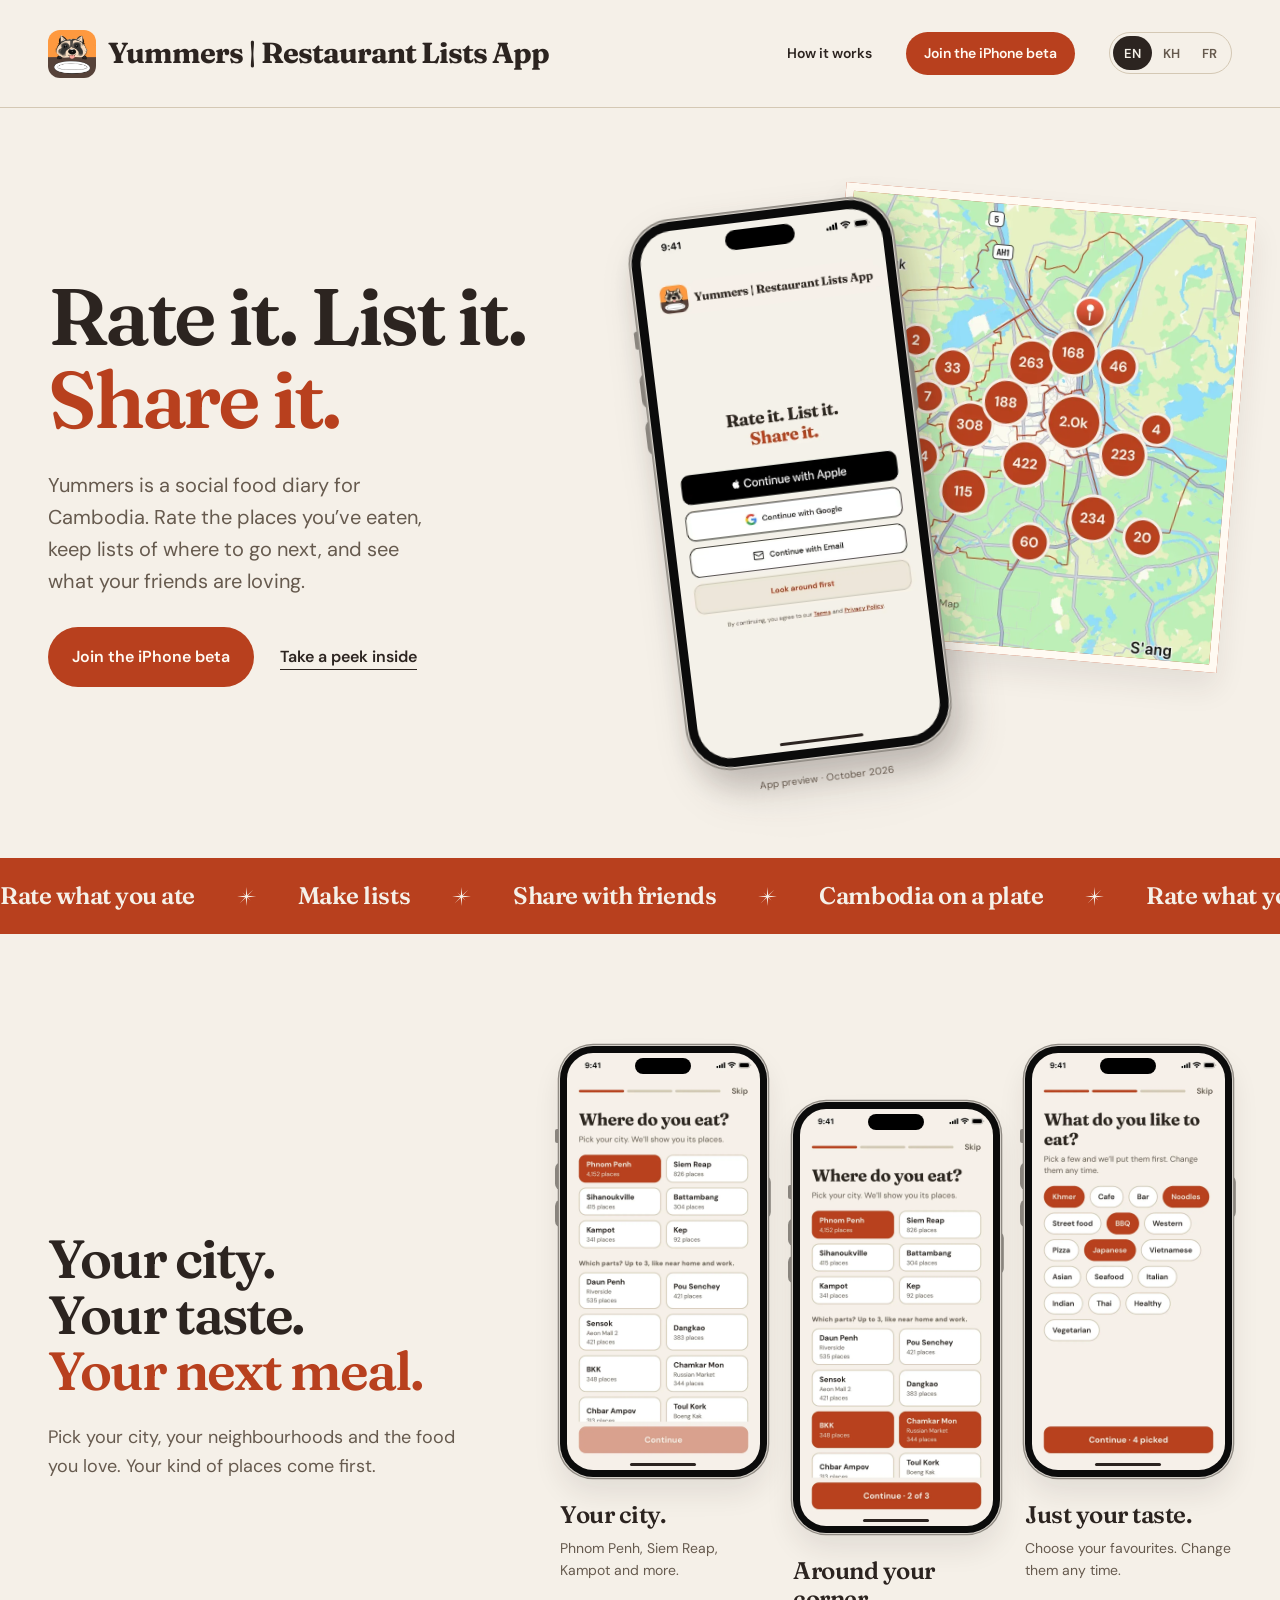
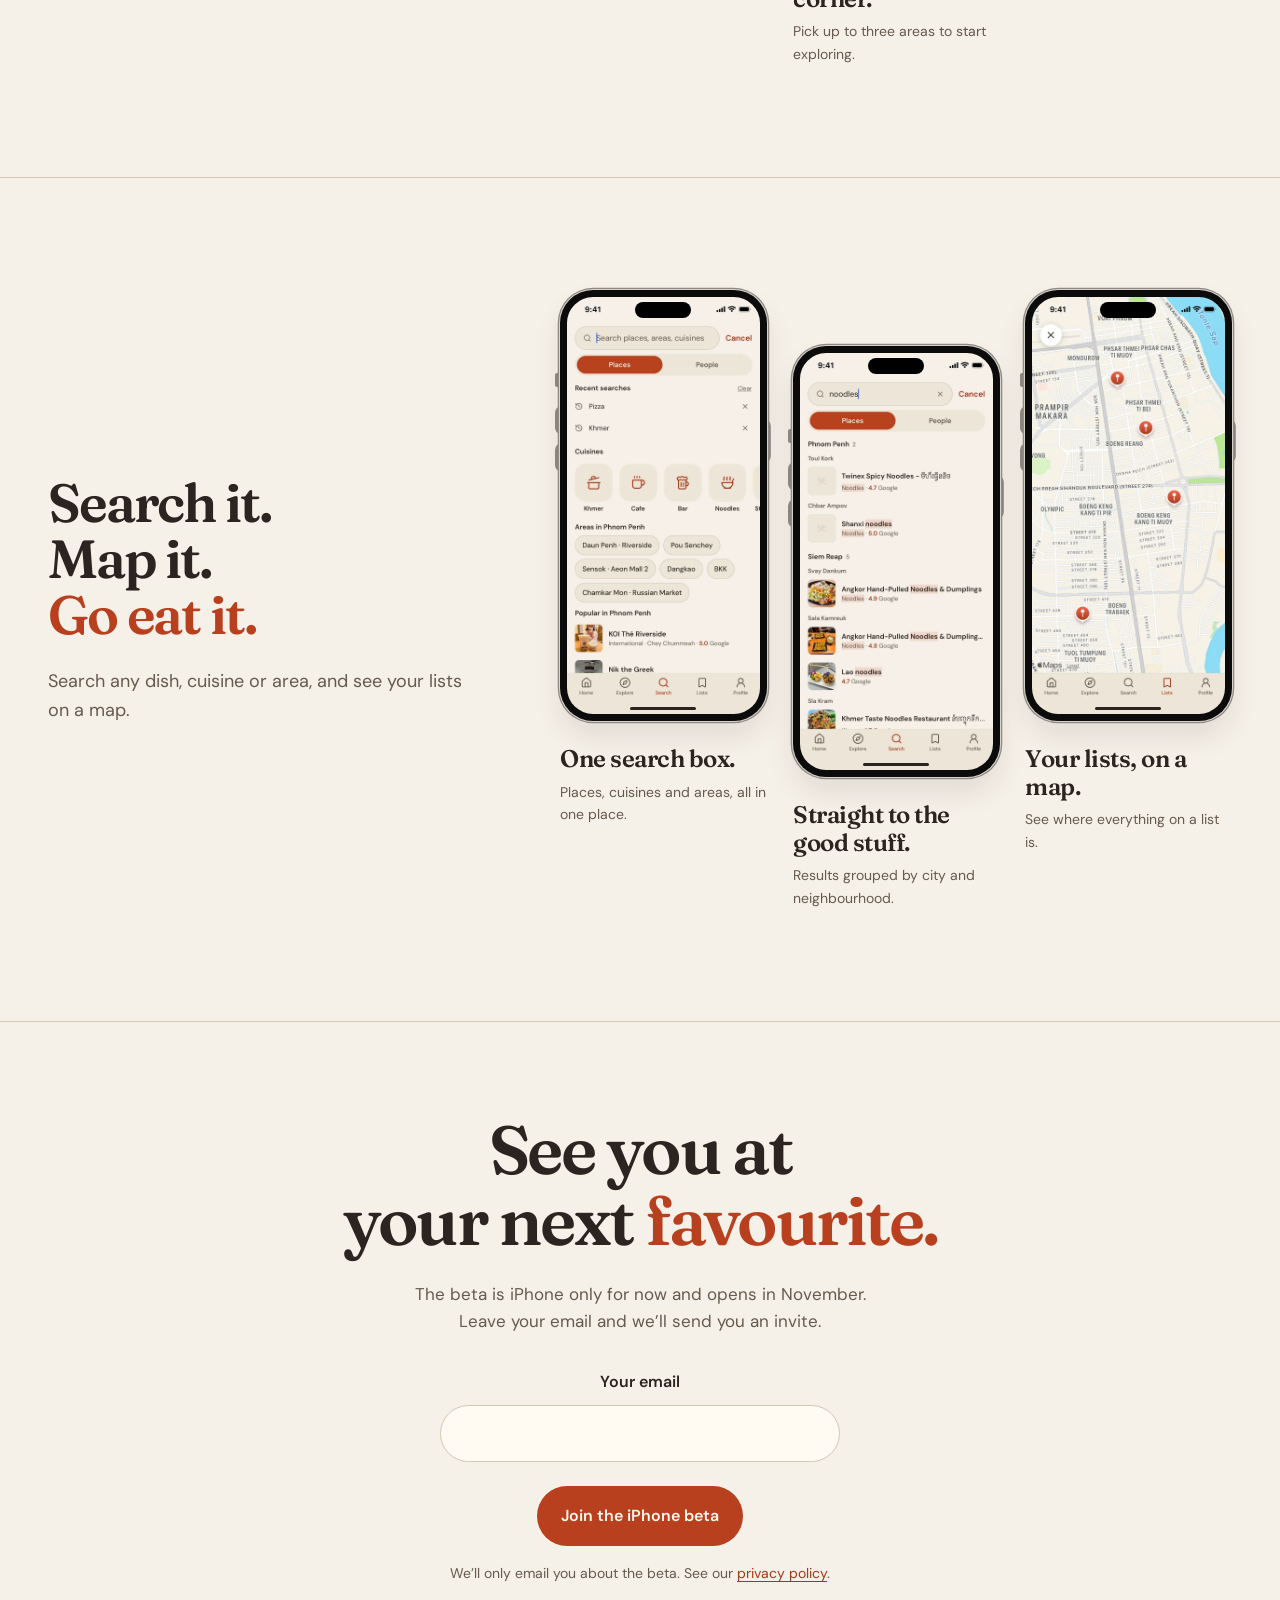
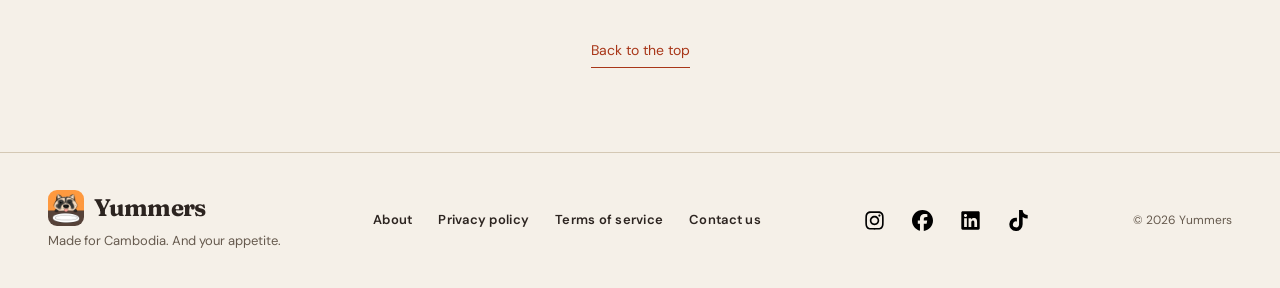
<file: index.html>
<!doctype html>
<html lang="en">

<head>
    <meta charset="utf-8">
    <meta name="viewport" content="width=device-width,initial-scale=1">
    <title>Yummers | Restaurant Lists</title>
    <meta name="description"
        content="Rate the restaurants, cafés and street food you've eaten at in Cambodia, make lists of where to eat, and share them with friends. Yummers is free.">
    <link rel="canonical" href="https://yummersapp.com/">
    <meta name="theme-color" content="#b8401e">
    <meta property="og:type" content="website">
    <meta property="og:site_name" content="Yummers">
    <meta property="og:title" content="Yummers | Restaurant Lists">
    <meta property="og:description"
        content="Rate the restaurants, cafés and street food you've eaten at in Cambodia, make lists of where to eat, and share them with friends. Yummers is free.">
    <meta property="og:url" content="https://yummersapp.com/">
    <meta property="og:image" content="https://yummersapp.com/assets/share.jpg">
    <meta property="og:image:width" content="1200">
    <meta property="og:image:height" content="630">
    <meta property="og:image:alt" content="A bowl of rice noodles with fresh herbs, lime and chilli">
    <meta name="twitter:card" content="summary_large_image">
    <script
        type="application/ld+json">{"@context":"https://schema.org","@graph":[{"@type":"WebSite","name":"Yummers","alternateName":["Yummers app","HungryRaccoon","Hungry Raccoon"],"url":"https://yummersapp.com/"},{"@type":"Organization","name":"Yummers","url":"https://yummersapp.com/","logo":"https://yummersapp.com/assets/logo.png","description":"Yummers is a social food app for Cambodia: rate the places you've eaten, make and share lists of where to eat, and follow your friends' taste.","email":"hello@yummersapp.com","contactPoint":{"@type":"ContactPoint","contactType":"customer support","email":"hello@yummersapp.com","url":"https://yummersapp.com/contact","availableLanguage":["English"]},"areaServed":"Cambodia","sameAs":["https://www.instagram.com/yummersapp/","https://www.facebook.com/profile.php?id=61594898428255","https://www.linkedin.com/company/hungryraccoon/","https://www.tiktok.com/@hungryraccoonapp"]}]}</script>
    <link rel="icon" href="/assets/favicon-192.png" sizes="192x192">
    <link rel="apple-touch-icon" href="assets/logo.png">
    <link rel="stylesheet" href="fonts.css">
    <link rel="stylesheet" href="style.css">
    <script src="i18n.js" defer></script>
    <script src="site.js" defer></script>
    <script src="https://challenges.cloudflare.com/turnstile/v0/api.js" async defer></script>
</head>

<body><a class="skip" href="#main" data-i18n="skip">Skip to content</a>
    <header class="header wrap"><a href="#" class="brand" aria-label="Yummers home" data-i18n-aria="brandHome"><img class="brand-image"
                src="assets/logo.png" alt="" width="48" height="48"><span class="brand-name">Yummers<span class="brand-tag"> | Restaurant Lists App</span></span></a>
        <nav aria-label="Main navigation" data-i18n-aria="navMain"><a href="#preview" data-i18n="navHow">How it works</a><a
                class="nav-status" href="#launch" data-i18n="navStatus">Join the iPhone beta</a><div class="lang-switch" role="group" aria-label="Language" data-i18n-aria="langGroup"><button type="button" data-lang="en" lang="en" aria-label="English" aria-pressed="true">EN</button><button type="button" data-lang="km" lang="km" aria-label="ខ្មែរ (Khmer)" aria-pressed="false">KH</button><button type="button" data-lang="fr" lang="fr" aria-label="Français (French)" aria-pressed="false">FR</button></div></nav>
    </header>
    <main id="main">
        <section class="hero wrap">
            <div class="hero-copy">
                <h1 data-i18n="heroTitle">Rate it. List it.<br><em>Share it.</em></h1>
                <p class="intro" data-i18n="heroIntro">Yummers is a social food diary for Cambodia. Rate the places you’ve eaten, keep
                    lists of where to go next, and see what your friends are loving.</p>
                <div class="hero-actions"><a class="button" href="#launch" data-i18n="heroButton">Join the iPhone beta</a><a class="hero-peek" href="#preview" data-i18n="heroPeek">Take a peek inside</a></div>
            </div>
            <div class="hero-art">
                <figure class="food-photo"><img src="assets/app-explore.webp"
                        alt="Explore: a map of Phnom Penh with clusters of places, and the places in view listed below" data-i18n-alt="exploreAlt" width="828" height="1792">
                    <figcaption data-i18n="foodCaption">Something good is around the corner.</figcaption>
                </figure>
                <figure class="device-figure">
                    <div class="device preview-device"><img class="app-shot" src="assets/app-signin.webp"
                            data-i18n-alt="signinAlt" alt="Yummers sign-in screen: Rate it. List it. Share it., with Continue with Apple, Continue with Google, Continue with Email and Look around first"
                            width="828" height="1800"><span class="home-indicator" aria-hidden="true"></span></div>
                    <figcaption data-i18n="previewCaption">App preview · October 2026</figcaption>
                </figure>
            </div>
        </section>
        <div class="ticker" role="marquee"
            aria-label="Rate what you ate, Make lists, Share with friends, Cambodia on a plate" data-i18n-aria="tickerLabel">
            <div class="ticker-track">
                <div class="ticker-group"><span data-i18n="tickerRate">Rate what you ate</span><svg viewBox="0 0 24 24" aria-hidden="true">
                        <path class="ticker-star" d="M12 0 12.9 10.5 20.5 3.5 13.5 11.1 24 12 13.4 12.8 17 17 12.8 13.4 12 24 11.1 13.5 3.5 20.5 10.5 12.9 0 12 10.6 11.2 7 7 11.2 10.6Z" />
                    </svg><span data-i18n="tickerLists">Make lists</span><svg viewBox="0 0 24 24" aria-hidden="true">
                        <path class="ticker-star" d="M12 0 12.9 10.5 20.5 3.5 13.5 11.1 24 12 13.4 12.8 17 17 12.8 13.4 12 24 11.1 13.5 3.5 20.5 10.5 12.9 0 12 10.6 11.2 7 7 11.2 10.6Z" />
                    </svg><span data-i18n="tickerShare">Share with friends</span><svg viewBox="0 0 24 24" aria-hidden="true">
                        <path class="ticker-star" d="M12 0 12.9 10.5 20.5 3.5 13.5 11.1 24 12 13.4 12.8 17 17 12.8 13.4 12 24 11.1 13.5 3.5 20.5 10.5 12.9 0 12 10.6 11.2 7 7 11.2 10.6Z" />
                    </svg><span data-i18n="tickerPlate">Cambodia on a plate</span><svg viewBox="0 0 24 24" aria-hidden="true">
                        <path class="ticker-star" d="M12 0 12.9 10.5 20.5 3.5 13.5 11.1 24 12 13.4 12.8 17 17 12.8 13.4 12 24 11.1 13.5 3.5 20.5 10.5 12.9 0 12 10.6 11.2 7 7 11.2 10.6Z" />
                    </svg><span data-i18n="tickerRate">Rate what you ate</span><svg viewBox="0 0 24 24" aria-hidden="true">
                        <path class="ticker-star" d="M12 0 12.9 10.5 20.5 3.5 13.5 11.1 24 12 13.4 12.8 17 17 12.8 13.4 12 24 11.1 13.5 3.5 20.5 10.5 12.9 0 12 10.6 11.2 7 7 11.2 10.6Z" />
                    </svg><span data-i18n="tickerLists">Make lists</span><svg viewBox="0 0 24 24" aria-hidden="true">
                        <path class="ticker-star" d="M12 0 12.9 10.5 20.5 3.5 13.5 11.1 24 12 13.4 12.8 17 17 12.8 13.4 12 24 11.1 13.5 3.5 20.5 10.5 12.9 0 12 10.6 11.2 7 7 11.2 10.6Z" />
                    </svg><span data-i18n="tickerShare">Share with friends</span><svg viewBox="0 0 24 24" aria-hidden="true">
                        <path class="ticker-star" d="M12 0 12.9 10.5 20.5 3.5 13.5 11.1 24 12 13.4 12.8 17 17 12.8 13.4 12 24 11.1 13.5 3.5 20.5 10.5 12.9 0 12 10.6 11.2 7 7 11.2 10.6Z" />
                    </svg><span data-i18n="tickerPlate">Cambodia on a plate</span><svg viewBox="0 0 24 24" aria-hidden="true">
                        <path class="ticker-star" d="M12 0 12.9 10.5 20.5 3.5 13.5 11.1 24 12 13.4 12.8 17 17 12.8 13.4 12 24 11.1 13.5 3.5 20.5 10.5 12.9 0 12 10.6 11.2 7 7 11.2 10.6Z" />
                    </svg><span data-i18n="tickerRate">Rate what you ate</span><svg viewBox="0 0 24 24" aria-hidden="true">
                        <path class="ticker-star" d="M12 0 12.9 10.5 20.5 3.5 13.5 11.1 24 12 13.4 12.8 17 17 12.8 13.4 12 24 11.1 13.5 3.5 20.5 10.5 12.9 0 12 10.6 11.2 7 7 11.2 10.6Z" />
                    </svg><span data-i18n="tickerLists">Make lists</span><svg viewBox="0 0 24 24" aria-hidden="true">
                        <path class="ticker-star" d="M12 0 12.9 10.5 20.5 3.5 13.5 11.1 24 12 13.4 12.8 17 17 12.8 13.4 12 24 11.1 13.5 3.5 20.5 10.5 12.9 0 12 10.6 11.2 7 7 11.2 10.6Z" />
                    </svg><span data-i18n="tickerShare">Share with friends</span><svg viewBox="0 0 24 24" aria-hidden="true">
                        <path class="ticker-star" d="M12 0 12.9 10.5 20.5 3.5 13.5 11.1 24 12 13.4 12.8 17 17 12.8 13.4 12 24 11.1 13.5 3.5 20.5 10.5 12.9 0 12 10.6 11.2 7 7 11.2 10.6Z" />
                    </svg><span data-i18n="tickerPlate">Cambodia on a plate</span><svg viewBox="0 0 24 24" aria-hidden="true">
                        <path class="ticker-star" d="M12 0 12.9 10.5 20.5 3.5 13.5 11.1 24 12 13.4 12.8 17 17 12.8 13.4 12 24 11.1 13.5 3.5 20.5 10.5 12.9 0 12 10.6 11.2 7 7 11.2 10.6Z" />
                    </svg></div>
                <div class="ticker-group" aria-hidden="true"><span data-i18n="tickerRate">Rate what you ate</span><svg viewBox="0 0 24 24"
                        aria-hidden="true">
                        <path class="ticker-star" d="M12 0 12.9 10.5 20.5 3.5 13.5 11.1 24 12 13.4 12.8 17 17 12.8 13.4 12 24 11.1 13.5 3.5 20.5 10.5 12.9 0 12 10.6 11.2 7 7 11.2 10.6Z" />
                    </svg><span data-i18n="tickerLists">Make lists</span><svg viewBox="0 0 24 24" aria-hidden="true">
                        <path class="ticker-star" d="M12 0 12.9 10.5 20.5 3.5 13.5 11.1 24 12 13.4 12.8 17 17 12.8 13.4 12 24 11.1 13.5 3.5 20.5 10.5 12.9 0 12 10.6 11.2 7 7 11.2 10.6Z" />
                    </svg><span data-i18n="tickerShare">Share with friends</span><svg viewBox="0 0 24 24" aria-hidden="true">
                        <path class="ticker-star" d="M12 0 12.9 10.5 20.5 3.5 13.5 11.1 24 12 13.4 12.8 17 17 12.8 13.4 12 24 11.1 13.5 3.5 20.5 10.5 12.9 0 12 10.6 11.2 7 7 11.2 10.6Z" />
                    </svg><span data-i18n="tickerPlate">Cambodia on a plate</span><svg viewBox="0 0 24 24" aria-hidden="true">
                        <path class="ticker-star" d="M12 0 12.9 10.5 20.5 3.5 13.5 11.1 24 12 13.4 12.8 17 17 12.8 13.4 12 24 11.1 13.5 3.5 20.5 10.5 12.9 0 12 10.6 11.2 7 7 11.2 10.6Z" />
                    </svg><span data-i18n="tickerRate">Rate what you ate</span><svg viewBox="0 0 24 24" aria-hidden="true">
                        <path class="ticker-star" d="M12 0 12.9 10.5 20.5 3.5 13.5 11.1 24 12 13.4 12.8 17 17 12.8 13.4 12 24 11.1 13.5 3.5 20.5 10.5 12.9 0 12 10.6 11.2 7 7 11.2 10.6Z" />
                    </svg><span data-i18n="tickerLists">Make lists</span><svg viewBox="0 0 24 24" aria-hidden="true">
                        <path class="ticker-star" d="M12 0 12.9 10.5 20.5 3.5 13.5 11.1 24 12 13.4 12.8 17 17 12.8 13.4 12 24 11.1 13.5 3.5 20.5 10.5 12.9 0 12 10.6 11.2 7 7 11.2 10.6Z" />
                    </svg><span data-i18n="tickerShare">Share with friends</span><svg viewBox="0 0 24 24" aria-hidden="true">
                        <path class="ticker-star" d="M12 0 12.9 10.5 20.5 3.5 13.5 11.1 24 12 13.4 12.8 17 17 12.8 13.4 12 24 11.1 13.5 3.5 20.5 10.5 12.9 0 12 10.6 11.2 7 7 11.2 10.6Z" />
                    </svg><span data-i18n="tickerPlate">Cambodia on a plate</span><svg viewBox="0 0 24 24" aria-hidden="true">
                        <path class="ticker-star" d="M12 0 12.9 10.5 20.5 3.5 13.5 11.1 24 12 13.4 12.8 17 17 12.8 13.4 12 24 11.1 13.5 3.5 20.5 10.5 12.9 0 12 10.6 11.2 7 7 11.2 10.6Z" />
                    </svg><span data-i18n="tickerRate">Rate what you ate</span><svg viewBox="0 0 24 24" aria-hidden="true">
                        <path class="ticker-star" d="M12 0 12.9 10.5 20.5 3.5 13.5 11.1 24 12 13.4 12.8 17 17 12.8 13.4 12 24 11.1 13.5 3.5 20.5 10.5 12.9 0 12 10.6 11.2 7 7 11.2 10.6Z" />
                    </svg><span data-i18n="tickerLists">Make lists</span><svg viewBox="0 0 24 24" aria-hidden="true">
                        <path class="ticker-star" d="M12 0 12.9 10.5 20.5 3.5 13.5 11.1 24 12 13.4 12.8 17 17 12.8 13.4 12 24 11.1 13.5 3.5 20.5 10.5 12.9 0 12 10.6 11.2 7 7 11.2 10.6Z" />
                    </svg><span data-i18n="tickerShare">Share with friends</span><svg viewBox="0 0 24 24" aria-hidden="true">
                        <path class="ticker-star" d="M12 0 12.9 10.5 20.5 3.5 13.5 11.1 24 12 13.4 12.8 17 17 12.8 13.4 12 24 11.1 13.5 3.5 20.5 10.5 12.9 0 12 10.6 11.2 7 7 11.2 10.6Z" />
                    </svg><span data-i18n="tickerPlate">Cambodia on a plate</span><svg viewBox="0 0 24 24" aria-hidden="true">
                        <path class="ticker-star" d="M12 0 12.9 10.5 20.5 3.5 13.5 11.1 24 12 13.4 12.8 17 17 12.8 13.4 12 24 11.1 13.5 3.5 20.5 10.5 12.9 0 12 10.6 11.2 7 7 11.2 10.6Z" />
                    </svg></div>
            </div>
        </div>
        <section id="preview" class="onboarding wrap" aria-labelledby="preview-title">
            <div class="onboarding-copy">
                <h2 id="preview-title" data-i18n="previewTitle">Your city.<br> Your taste.<br><em>Your next meal.</em></h2>
                <p data-i18n="previewP1">Pick your city, your neighbourhoods and the food you love. Your kind of places come first.</p>
            </div>
            <div class="onboarding-screens">
                <figure>
                    <div class="screen-link">
                        <img src="assets/app-city.webp" width="828" height="1792" loading="lazy" decoding="async" data-i18n-alt="cityAlt" alt="Where do you eat? Pick your city: Phnom Penh is selected, with Siem Reap, Sihanoukville, Battambang, Kampot and Kep.">
                    </div>
                    <figcaption><h3 data-i18n="cityTitle">Your city.</h3><p data-i18n="cityText">Phnom Penh, Siem Reap, Kampot and more.</p></figcaption>
                </figure>
                <figure>
                    <div class="screen-link">
                        <img src="assets/app-areas.webp" width="828" height="1792" loading="lazy" decoding="async" data-i18n-alt="areasAlt" alt="Pick up to three areas of Phnom Penh. BKK and Chamkar Mon are selected.">
                    </div>
                    <figcaption><h3 data-i18n="areasTitle">Around your corner.</h3><p data-i18n="areasText">Pick up to three areas to start exploring.</p></figcaption>
                </figure>
                <figure>
                    <div class="screen-link">
                        <img src="assets/app-tastes.webp" width="828" height="1792" loading="lazy" decoding="async" data-i18n-alt="tastesAlt" alt="What do you like to eat? Khmer, Noodles, BBQ and Japanese are selected.">
                    </div>
                    <figcaption><h3 data-i18n="tastesTitle">Just your taste.</h3><p data-i18n="tastesText">Choose your favourites. Change them any time.</p></figcaption>
                </figure>
            </div>
        </section>
        <section class="onboarding wrap" aria-labelledby="find-title">
            <div class="onboarding-copy">
                <h2 id="find-title" data-i18n="findTitle">Search it.<br>Map it.<br><em>Go eat it.</em></h2>
                <p data-i18n="findP1">Search any dish, cuisine or area, and see your lists on a map.</p>
            </div>
            <div class="onboarding-screens">
                <figure>
                    <div class="screen-link">
                        <img src="assets/app-search.webp" width="828" height="1792" loading="lazy" decoding="async" data-i18n-alt="searchAlt" alt="Search, with cuisines, areas of Phnom Penh and popular places">
                    </div>
                    <figcaption><h3 data-i18n="searchTitle">One search box.</h3><p data-i18n="searchText">Places, cuisines and areas, all in one place.</p></figcaption>
                </figure>
                <figure>
                    <div class="screen-link">
                        <img src="assets/app-search-results.webp" width="828" height="1792" loading="lazy" decoding="async" data-i18n-alt="resultsAlt" alt="Search results for noodles, grouped by city and area">
                    </div>
                    <figcaption><h3 data-i18n="resultsTitle">Straight to the good stuff.</h3><p data-i18n="resultsText">Results grouped by city and neighbourhood.</p></figcaption>
                </figure>
                <figure>
                    <div class="screen-link">
                        <img src="assets/app-list-map.webp" width="828" height="1792" loading="lazy" decoding="async" data-i18n-alt="listMapAlt" alt="The list Noodles I'd cross town for, shown on a map of Phnom Penh">
                    </div>
                    <figcaption><h3 data-i18n="listMapTitle">Your lists, on a map.</h3><p data-i18n="listMapText">See where everything on a list is.</p></figcaption>
                </figure>
            </div>
        </section>
        <section id="launch" class="closing wrap">
            <h2 data-i18n="closingTitle">See you at<br>your next <em>favourite.</em></h2>
            <p data-i18n="closingText">The beta is iPhone only for now and opens in November. <br>Leave your email and we’ll send you an invite.</p>
            <form id="signup" class="signup" action="/api/signup" method="post">
                <div class="signup-fields">
                    <label for="signup-email" class="signup-label" data-i18n="signupEmail">Your email</label>
                    <input id="signup-email" name="email" type="email" required maxlength="254" autocomplete="email">
                    <div class="cf-turnstile" data-sitekey="0x4AAAAAAFbDpWQLmCnXiUkz" data-size="flexible" data-theme="light" data-appearance="interaction-only"></div>
                    <button class="button" type="submit" data-i18n="signupButton">Join the iPhone beta</button>
                    <p class="signup-note" data-i18n="signupNote">We’ll only email you about the beta. See our <a href="/privacy#beta-sign-up">privacy policy</a>.</p>
                </div>
                <div role="status">
                    <p class="signup-done" hidden data-i18n="signupDone">Almost there! Check your inbox for a link to confirm your email.</p>
                    <p class="signup-error" hidden data-i18n="signupError">That didn’t work. Please check your email and try again.</p>
                </div>
            </form>
            <a href="#main" class="back-top" data-i18n="backTop">Back to the top</a>
        </section>
    </main>
    <footer class="footer site-footer wrap">
        <div class="footer-brand"><a class="brand" href="#">Yummers</a><span class="footer-tag" data-i18n="footerTag">Made for Cambodia. And your appetite.</span></div>
        <nav class="footer-links" aria-label="Footer" data-i18n-aria="footerNav"><a href="/about" data-i18n="about">About</a><a href="/privacy" data-i18n="privacy">Privacy policy</a><a
                href="/terms" data-i18n="terms">Terms of service</a><a href="/contact" data-i18n="contact">Contact us</a><span class="footer-lang" data-i18n="footerLang"></span></nav>
        <div class="footer-follow"><a href="https://www.instagram.com/yummersapp/" target="_blank" rel="noopener"
                aria-label="Yummers on Instagram" data-i18n-aria="onInstagram"><img src="/assets/social/instagram.svg" alt="" width="21" height="21"></a><a href="https://www.facebook.com/profile.php?id=61594898428255" target="_blank"
                rel="noopener" aria-label="Yummers on Facebook" data-i18n-aria="onFacebook"><img src="/assets/social/facebook.svg" alt="" width="21" height="21"></a><a href="https://www.linkedin.com/company/hungryraccoon/" target="_blank" rel="noopener"
                aria-label="Yummers on LinkedIn" data-i18n-aria="onLinkedIn"><img src="/assets/social/linkedin.svg" alt="" width="21" height="21"></a><a href="https://www.tiktok.com/@hungryraccoonapp" target="_blank" rel="noopener"
                aria-label="Yummers on TikTok" data-i18n-aria="onTikTok"><img src="/assets/social/tiktok.svg" alt="" width="21" height="21"></a></div><span class="footer-copy">© 2026 Yummers</span>
    </footer>
</body>

</html>
</file>
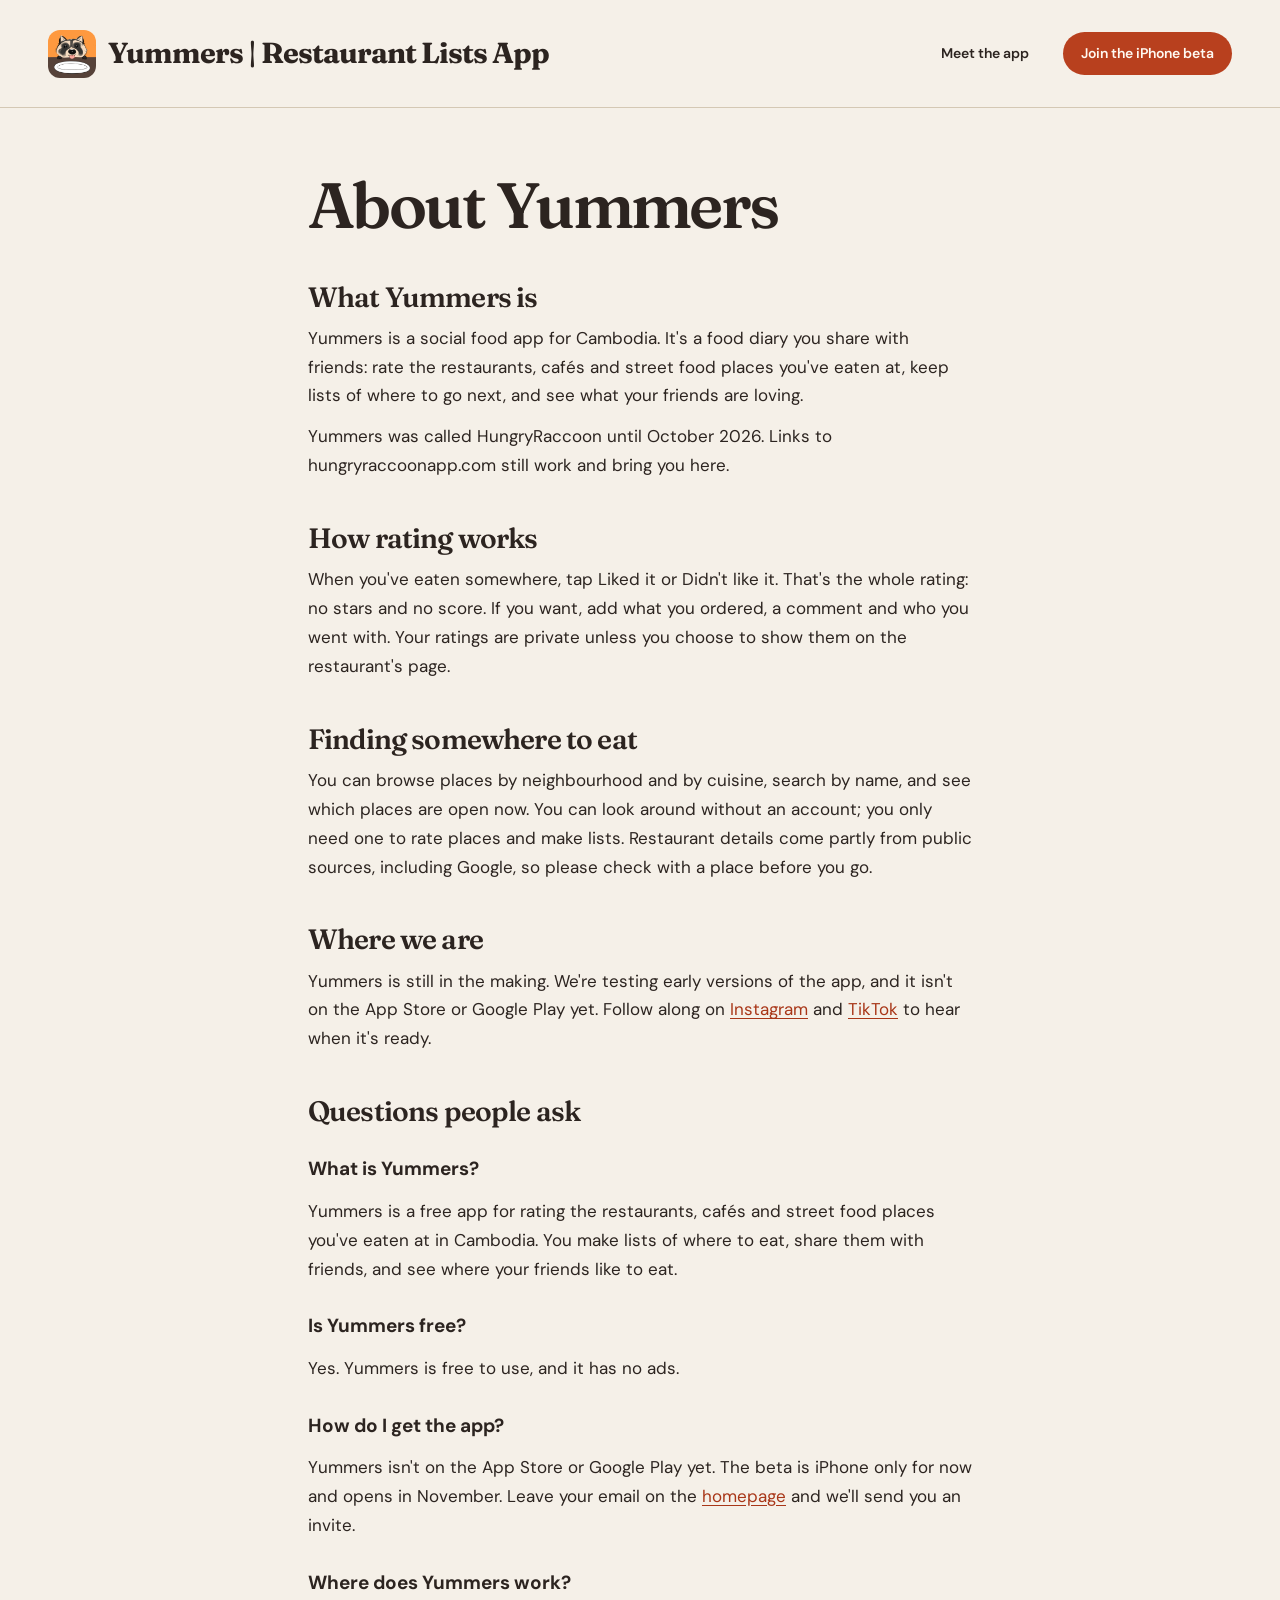
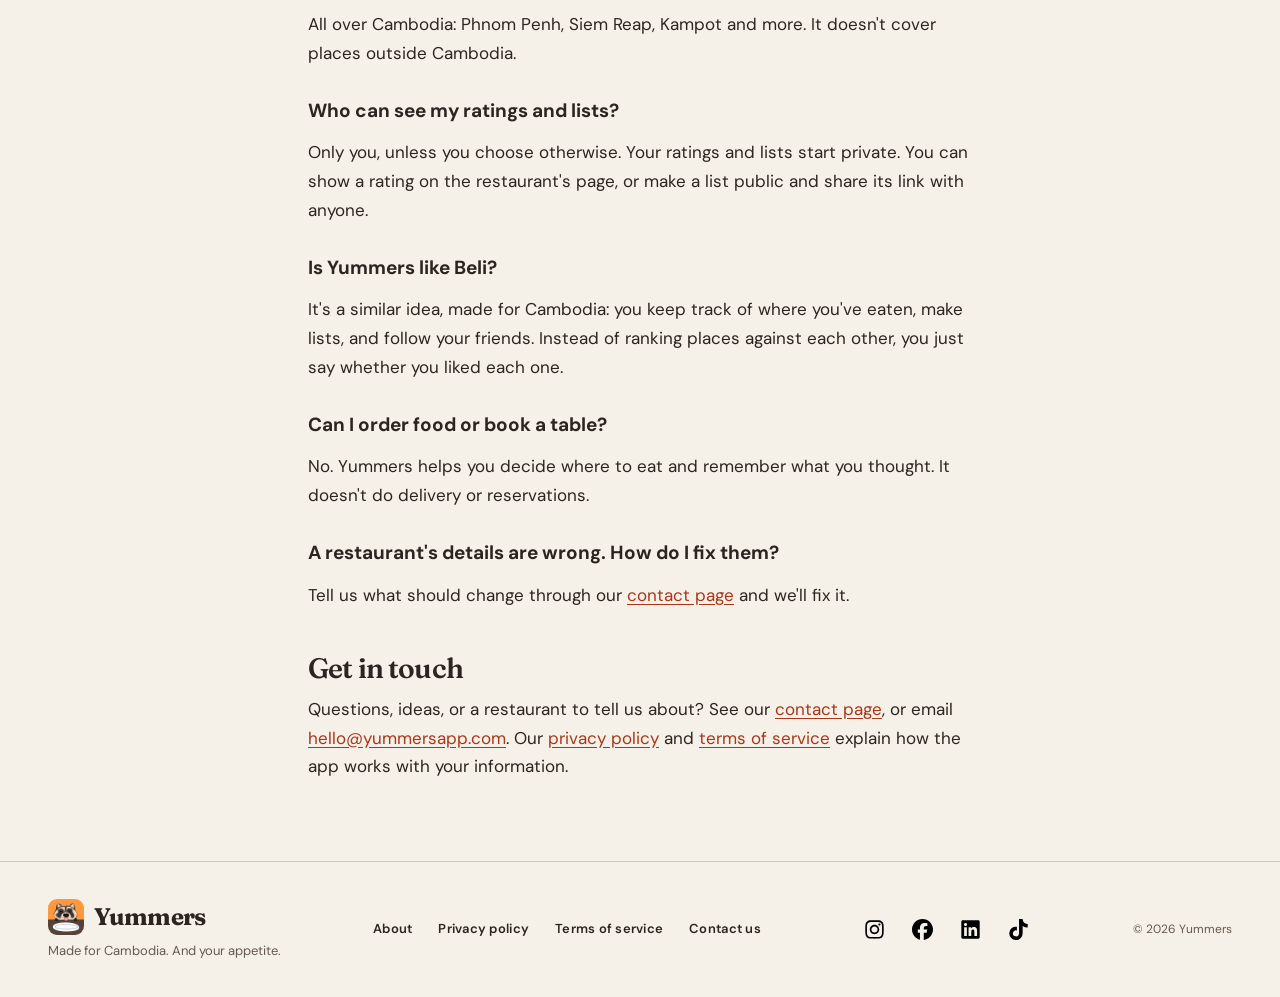
<file: about.html>
<!doctype html>
<html lang="en">

<head>
    <meta charset="utf-8">
    <meta name="viewport" content="width=device-width,initial-scale=1">
    <title>About Yummers</title>
    <meta name="description" content="What Yummers is, how rating works, and answers to common questions about the free app for rating restaurants and sharing food lists in Cambodia.">
    <link rel="canonical" href="https://yummersapp.com/about">
    <meta name="theme-color" content="#b8401e">
    <meta property="og:type" content="website">
    <meta property="og:site_name" content="Yummers">
    <meta property="og:title" content="Yummers — Your next good meal, Cambodia.">
    <meta property="og:description"
        content="What Yummers is, how rating works, and answers to common questions about the free app for rating restaurants and sharing food lists in Cambodia.">
    <meta property="og:url" content="https://yummersapp.com/about">
    <meta property="og:image" content="https://yummersapp.com/assets/share.jpg">
    <meta property="og:image:width" content="1200">
    <meta property="og:image:height" content="630">
    <meta property="og:image:alt" content="A bowl of rice noodles with fresh herbs, lime and chilli">
    <meta name="twitter:card" content="summary_large_image">
    <link rel="icon" href="/assets/favicon-192.png" sizes="192x192">
    <link rel="apple-touch-icon" href="assets/logo.png">
    <link rel="stylesheet" href="fonts.css">
    <link rel="stylesheet" href="style.css">
    <script type="application/ld+json">{"@context":"https://schema.org","@type":"FAQPage","mainEntity":[{"@type":"Question","name":"What is Yummers?","acceptedAnswer":{"@type":"Answer","text":"Yummers is a free app for rating the restaurants, cafés and street food places you've eaten at in Cambodia. You make lists of where to eat, share them with friends, and see where your friends like to eat."}},{"@type":"Question","name":"Is Yummers free?","acceptedAnswer":{"@type":"Answer","text":"Yes. Yummers is free to use, and it has no ads."}},{"@type":"Question","name":"How do I get the app?","acceptedAnswer":{"@type":"Answer","text":"Yummers isn't on the App Store or Google Play yet. The beta is iPhone only for now and opens in November. Leave your email on the homepage and we'll send you an invite."}},{"@type":"Question","name":"Where does Yummers work?","acceptedAnswer":{"@type":"Answer","text":"All over Cambodia: Phnom Penh, Siem Reap, Kampot and more. It doesn't cover places outside Cambodia."}},{"@type":"Question","name":"Who can see my ratings and lists?","acceptedAnswer":{"@type":"Answer","text":"Only you, unless you choose otherwise. Your ratings and lists start private. You can show a rating on the restaurant's page, or make a list public and share its link with anyone."}},{"@type":"Question","name":"Is Yummers like Beli?","acceptedAnswer":{"@type":"Answer","text":"It's a similar idea, made for Cambodia: you keep track of where you've eaten, make lists, and follow your friends. Instead of ranking places against each other, you just say whether you liked each one."}},{"@type":"Question","name":"Can I order food or book a table?","acceptedAnswer":{"@type":"Answer","text":"No. Yummers helps you decide where to eat and remember what you thought. It doesn't do delivery or reservations."}},{"@type":"Question","name":"A restaurant's details are wrong. How do I fix them?","acceptedAnswer":{"@type":"Answer","text":"Tell us what should change through our contact page and we'll fix it."}}]}</script>
</head>

<body><a class="skip" href="#main">Skip to content</a>
    <header class="header wrap"><a href="/" class="brand" aria-label="Yummers home"><img
                class="brand-image" src="assets/logo.png" alt="" width="48" height="48"><span class="brand-name">Yummers<span class="brand-tag"> | Restaurant Lists App</span></span></a>
        <nav aria-label="Main navigation"><a href="/#preview">Meet the app</a><a class="nav-status" href="/#launch">Join the iPhone beta</a></nav>
    </header>
    <main id="main" class="legal wrap">
        <h1>About Yummers</h1>

        <h2>What Yummers is</h2>
        <p>Yummers is a social food app for Cambodia. It's a food diary you share with friends: rate
            the restaurants, cafés and street food places you've eaten at, keep lists of where to go next, and see what
            your friends are loving.</p>
        <p>Yummers was called HungryRaccoon until October 2026. Links to hungryraccoonapp.com still work and bring you here.</p>

        <h2>How rating works</h2>
        <p>When you've eaten somewhere, tap Liked it or Didn't like it. That's the whole rating: no stars and no
            score. If you want, add what you ordered, a comment and who you went with. Your ratings are private unless
            you choose to show them on the restaurant's page.</p>

        <h2>Finding somewhere to eat</h2>
        <p>You can browse places by neighbourhood and by cuisine, search by name, and see which places are open now.
            You can look around without an account; you only need one to rate places and make lists. Restaurant
            details come partly from public sources, including Google, so please check with a place before you go.</p>

        <h2>Where we are</h2>
        <p>Yummers is still in the making. We're testing early versions of the app, and it isn't on the App
            Store or Google Play yet. Follow along on <a
                href="https://www.instagram.com/yummersapp/" target="_blank" rel="noopener">Instagram</a> and <a
                href="https://www.tiktok.com/@hungryraccoonapp" target="_blank" rel="noopener">TikTok</a> to hear
            when it's ready.</p>

        <h2 id="faq">Questions people ask</h2>
        <h3>What is Yummers?</h3>
        <p>Yummers is a free app for rating the restaurants, cafés and street food places you've eaten at in Cambodia. You make lists of where to eat, share them with friends, and see where your friends like to eat.</p>
        <h3>Is Yummers free?</h3>
        <p>Yes. Yummers is free to use, and it has no ads.</p>
        <h3>How do I get the app?</h3>
        <p>Yummers isn't on the App Store or Google Play yet. The beta is iPhone only for now and opens in November. Leave your email on the <a href="/#launch">homepage</a> and we'll send you an invite.</p>
        <h3>Where does Yummers work?</h3>
        <p>All over Cambodia: Phnom Penh, Siem Reap, Kampot and more. It doesn't cover places outside Cambodia.</p>
        <h3>Who can see my ratings and lists?</h3>
        <p>Only you, unless you choose otherwise. Your ratings and lists start private. You can show a rating on the restaurant's page, or make a list public and share its link with anyone.</p>
        <h3>Is Yummers like Beli?</h3>
        <p>It's a similar idea, made for Cambodia: you keep track of where you've eaten, make lists, and follow your friends. Instead of ranking places against each other, you just say whether you liked each one.</p>
        <h3>Can I order food or book a table?</h3>
        <p>No. Yummers helps you decide where to eat and remember what you thought. It doesn't do delivery or reservations.</p>
        <h3>A restaurant's details are wrong. How do I fix them?</h3>
        <p>Tell us what should change through our <a href="/contact">contact page</a> and we'll fix it.</p>

        <h2>Get in touch</h2>
        <p>Questions, ideas, or a restaurant to tell us about? See our <a href="/contact">contact page</a>, or email
            <a href="mailto:hello@yummersapp.com">hello@yummersapp.com</a>. Our <a
                href="/privacy">privacy policy</a> and <a href="/terms">terms of service</a> explain how the app
            works with your information.</p>
    </main>
    <footer class="footer site-footer wrap">
        <div class="footer-brand"><a class="brand" href="/">Yummers</a><span class="footer-tag">Made for
                Cambodia. And your appetite.</span></div>
        <nav class="footer-links" aria-label="Footer"><a href="/about">About</a><a href="/privacy">Privacy policy</a><a
                href="/terms">Terms of service</a><a href="/contact">Contact us</a></nav>
        <div class="footer-follow"><a href="https://www.instagram.com/yummersapp/" target="_blank" rel="noopener"
                aria-label="Yummers on Instagram"><img src="/assets/social/instagram.svg" alt="" width="21" height="21"></a><a href="https://www.facebook.com/profile.php?id=61594898428255" target="_blank"
                rel="noopener" aria-label="Yummers on Facebook"><img src="/assets/social/facebook.svg" alt="" width="21" height="21"></a><a href="https://www.linkedin.com/company/hungryraccoon/" target="_blank" rel="noopener"
                aria-label="Yummers on LinkedIn"><img src="/assets/social/linkedin.svg" alt="" width="21" height="21"></a><a href="https://www.tiktok.com/@hungryraccoonapp" target="_blank" rel="noopener"
                aria-label="Yummers on TikTok"><img src="/assets/social/tiktok.svg" alt="" width="21" height="21"></a></div><span class="footer-copy">© 2026 Yummers</span>
    </footer>
</body>

</html>
</file>
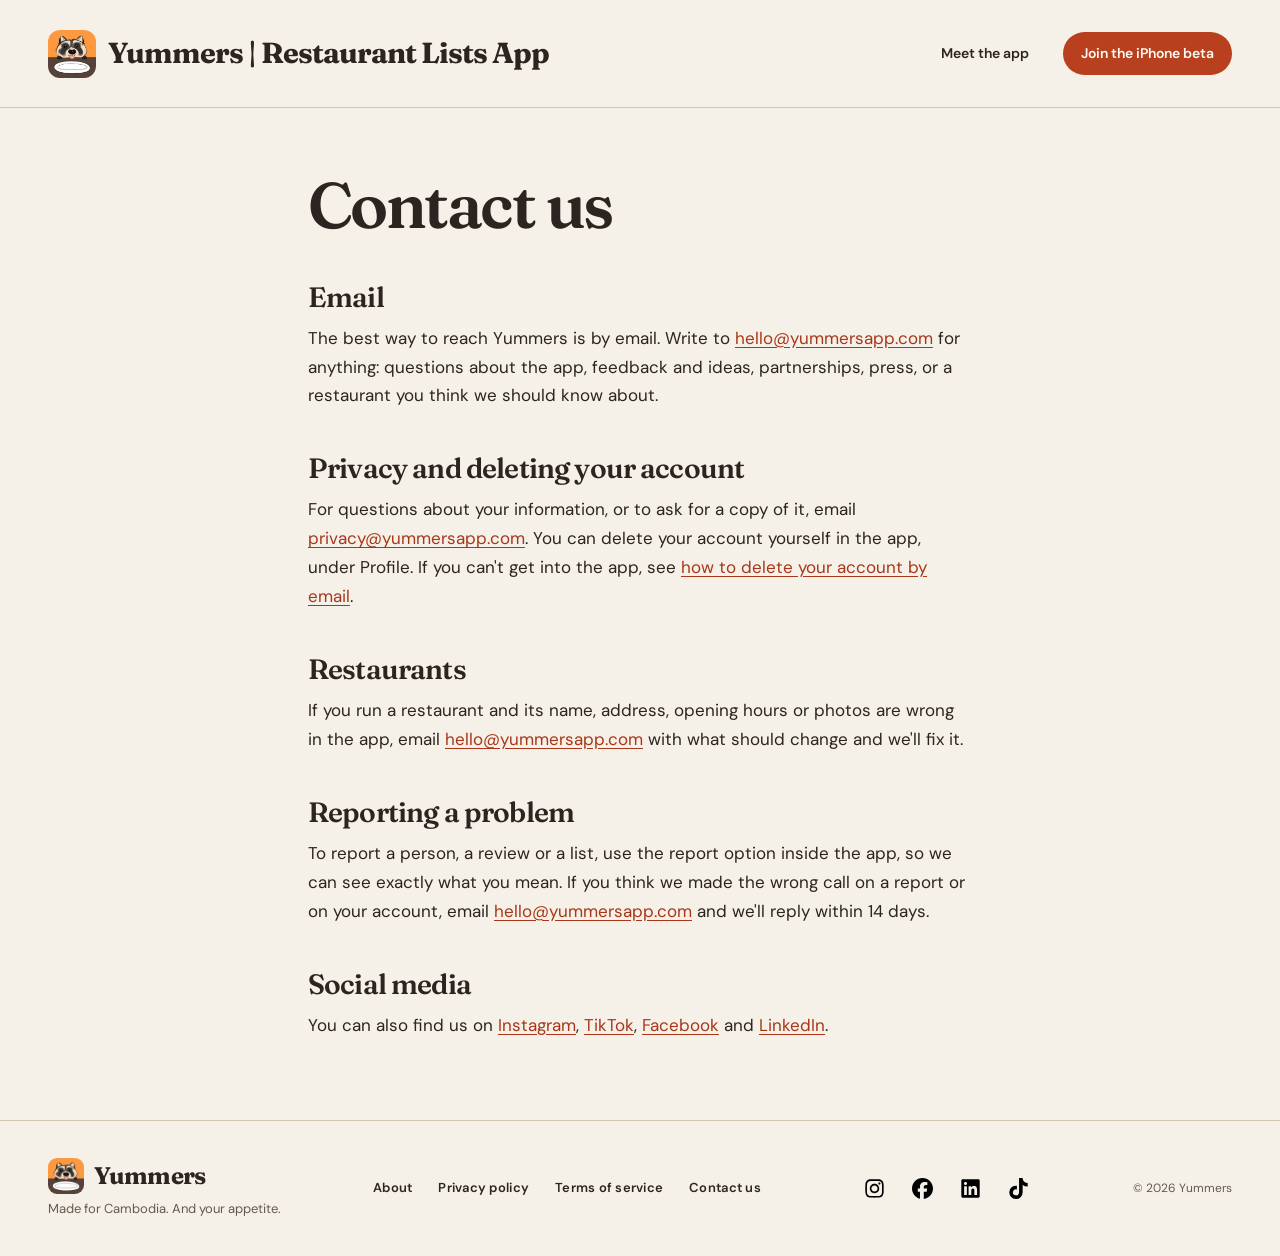
<file: contact.html>
<!doctype html>
<html lang="en">

<head>
    <meta charset="utf-8">
    <meta name="viewport" content="width=device-width,initial-scale=1">
    <title>Contact Yummers</title>
    <meta name="description" content="Email Yummers about the app, your privacy, deleting your account, a restaurant&apos;s details or a problem, or find us on Instagram, TikTok and Facebook.">
    <link rel="canonical" href="https://yummersapp.com/contact">
    <meta name="theme-color" content="#b8401e">
    <meta property="og:type" content="website">
    <meta property="og:site_name" content="Yummers">
    <meta property="og:title" content="Yummers — Your next good meal, Cambodia.">
    <meta property="og:description"
        content="Email Yummers about the app, your privacy, deleting your account, a restaurant&apos;s details or a problem, or find us on Instagram, TikTok and Facebook.">
    <meta property="og:url" content="https://yummersapp.com/contact">
    <meta property="og:image" content="https://yummersapp.com/assets/share.jpg">
    <meta property="og:image:width" content="1200">
    <meta property="og:image:height" content="630">
    <meta property="og:image:alt" content="A bowl of rice noodles with fresh herbs, lime and chilli">
    <meta name="twitter:card" content="summary_large_image">
    <link rel="icon" href="/assets/favicon-192.png" sizes="192x192">
    <link rel="apple-touch-icon" href="assets/logo.png">
    <link rel="stylesheet" href="fonts.css">
    <link rel="stylesheet" href="style.css">
</head>

<body><a class="skip" href="#main">Skip to content</a>
    <header class="header wrap"><a href="/" class="brand" aria-label="Yummers home"><img
                class="brand-image" src="assets/logo.png" alt="" width="48" height="48"><span class="brand-name">Yummers<span class="brand-tag"> | Restaurant Lists App</span></span></a>
        <nav aria-label="Main navigation"><a href="/#preview">Meet the app</a><a class="nav-status" href="/#launch">Join the iPhone beta</a></nav>
    </header>
    <main id="main" class="legal wrap">
        <h1>Contact us</h1>

        <h2>Email</h2>
        <p>The best way to reach Yummers is by email. Write to <a
                href="mailto:hello@yummersapp.com">hello@yummersapp.com</a> for anything: questions about
            the app, feedback and ideas, partnerships, press, or a restaurant you think we should know about.</p>

        <h2>Privacy and deleting your account</h2>
        <p>For questions about your information, or to ask for a copy of it, email <a
                href="mailto:privacy@yummersapp.com">privacy@yummersapp.com</a>. You can delete your account
            yourself in the app, under Profile. If you can't get into the app, see <a
                href="/privacy#delete-account">how to delete your account by email</a>.</p>

        <h2>Restaurants</h2>
        <p>If you run a restaurant and its name, address, opening hours or photos are wrong in the app, email <a
                href="mailto:hello@yummersapp.com">hello@yummersapp.com</a> with what should change and
            we'll fix it.</p>

        <h2>Reporting a problem</h2>
        <p>To report a person, a review or a list, use the report option inside the app, so we can see exactly what you
            mean. If you think we made the wrong call on a report or on your account, email <a
                href="mailto:hello@yummersapp.com">hello@yummersapp.com</a> and we'll reply within 14 days.</p>

        <h2>Social media</h2>
        <p>You can also find us on <a href="https://www.instagram.com/yummersapp/" target="_blank"
                rel="noopener">Instagram</a>, <a href="https://www.tiktok.com/@hungryraccoonapp" target="_blank"
                rel="noopener">TikTok</a>, <a href="https://www.facebook.com/profile.php?id=61594898428255"
                target="_blank" rel="noopener">Facebook</a> and <a href="https://www.linkedin.com/company/hungryraccoon/"
                target="_blank" rel="noopener">LinkedIn</a>.</p>
    </main>
    <footer class="footer site-footer wrap">
        <div class="footer-brand"><a class="brand" href="/">Yummers</a><span class="footer-tag">Made for
                Cambodia. And your appetite.</span></div>
        <nav class="footer-links" aria-label="Footer"><a href="/about">About</a><a href="/privacy">Privacy policy</a><a
                href="/terms">Terms of service</a><a href="/contact">Contact us</a></nav>
        <div class="footer-follow"><a href="https://www.instagram.com/yummersapp/" target="_blank" rel="noopener"
                aria-label="Yummers on Instagram"><img src="/assets/social/instagram.svg" alt="" width="21" height="21"></a><a href="https://www.facebook.com/profile.php?id=61594898428255" target="_blank"
                rel="noopener" aria-label="Yummers on Facebook"><img src="/assets/social/facebook.svg" alt="" width="21" height="21"></a><a href="https://www.linkedin.com/company/hungryraccoon/" target="_blank" rel="noopener"
                aria-label="Yummers on LinkedIn"><img src="/assets/social/linkedin.svg" alt="" width="21" height="21"></a><a href="https://www.tiktok.com/@hungryraccoonapp" target="_blank" rel="noopener"
                aria-label="Yummers on TikTok"><img src="/assets/social/tiktok.svg" alt="" width="21" height="21"></a></div><span class="footer-copy">© 2026 Yummers</span>
    </footer>
</body>

</html>
</file>
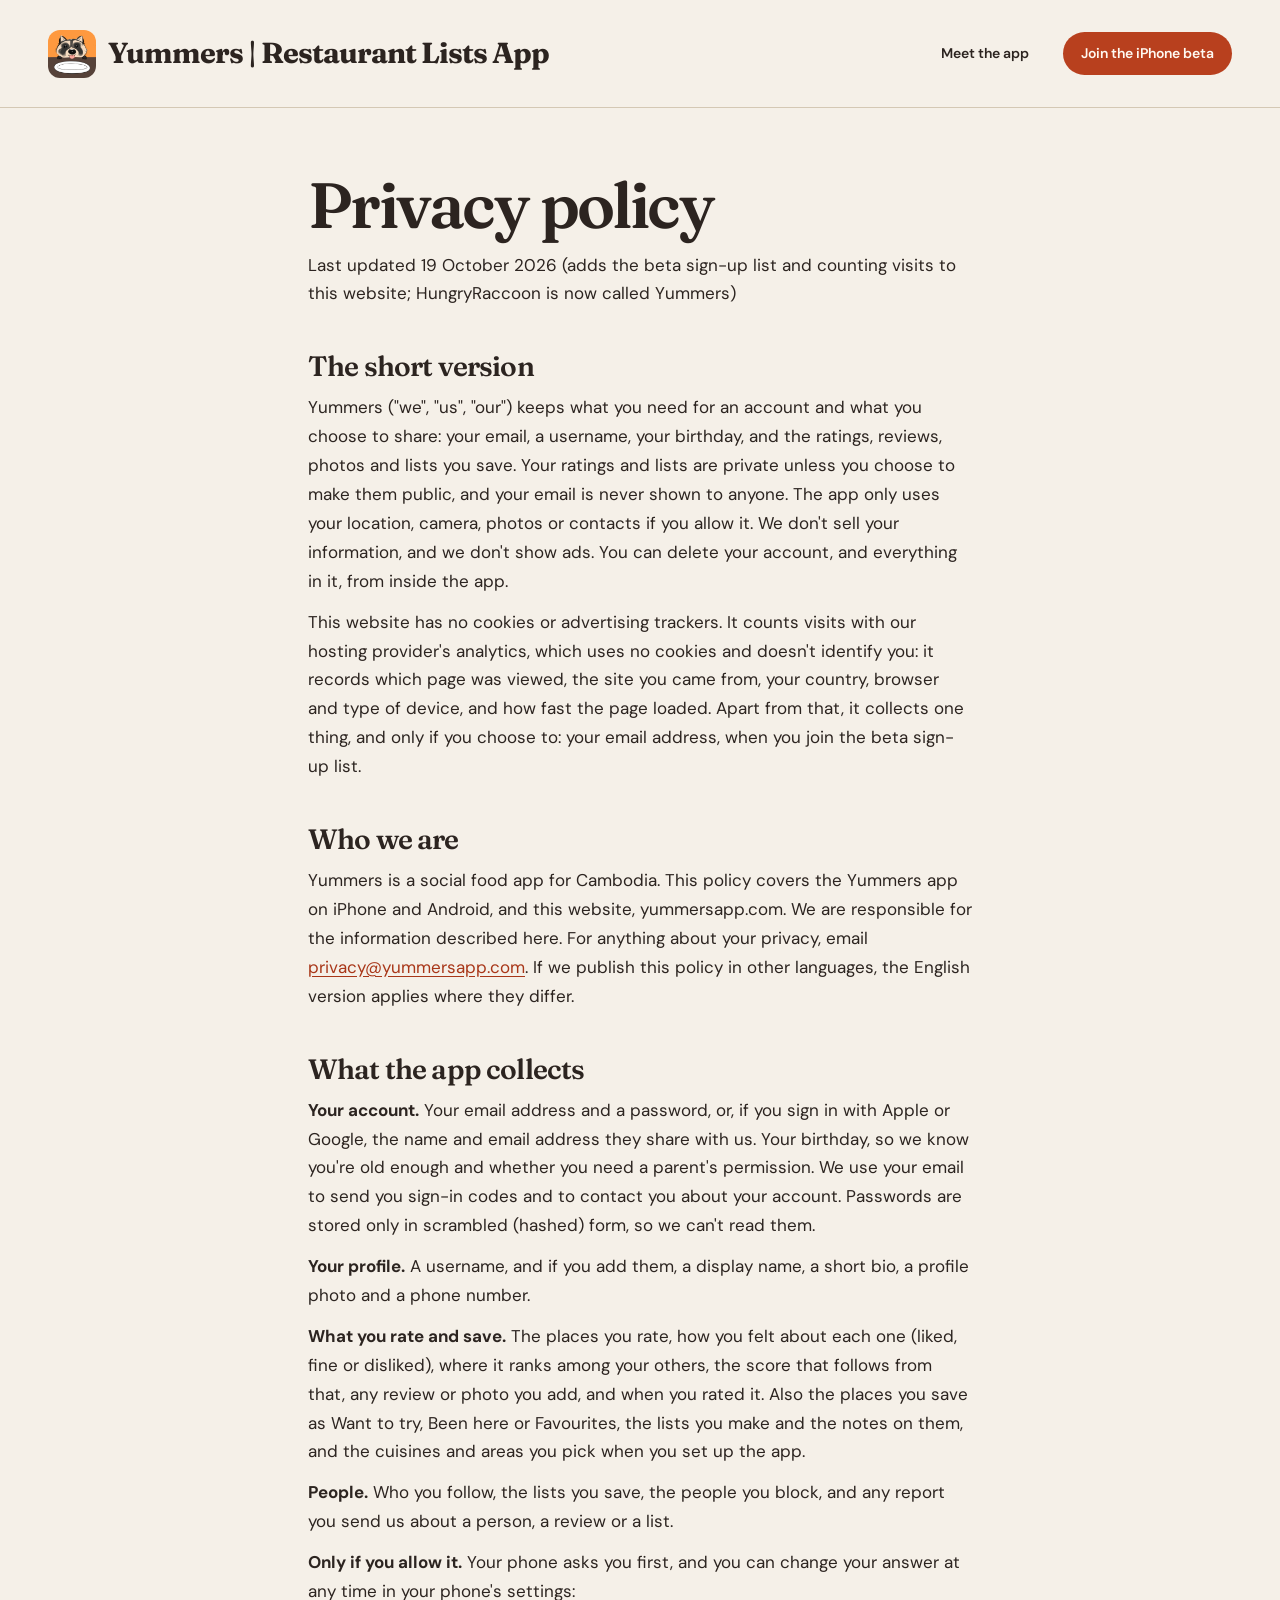
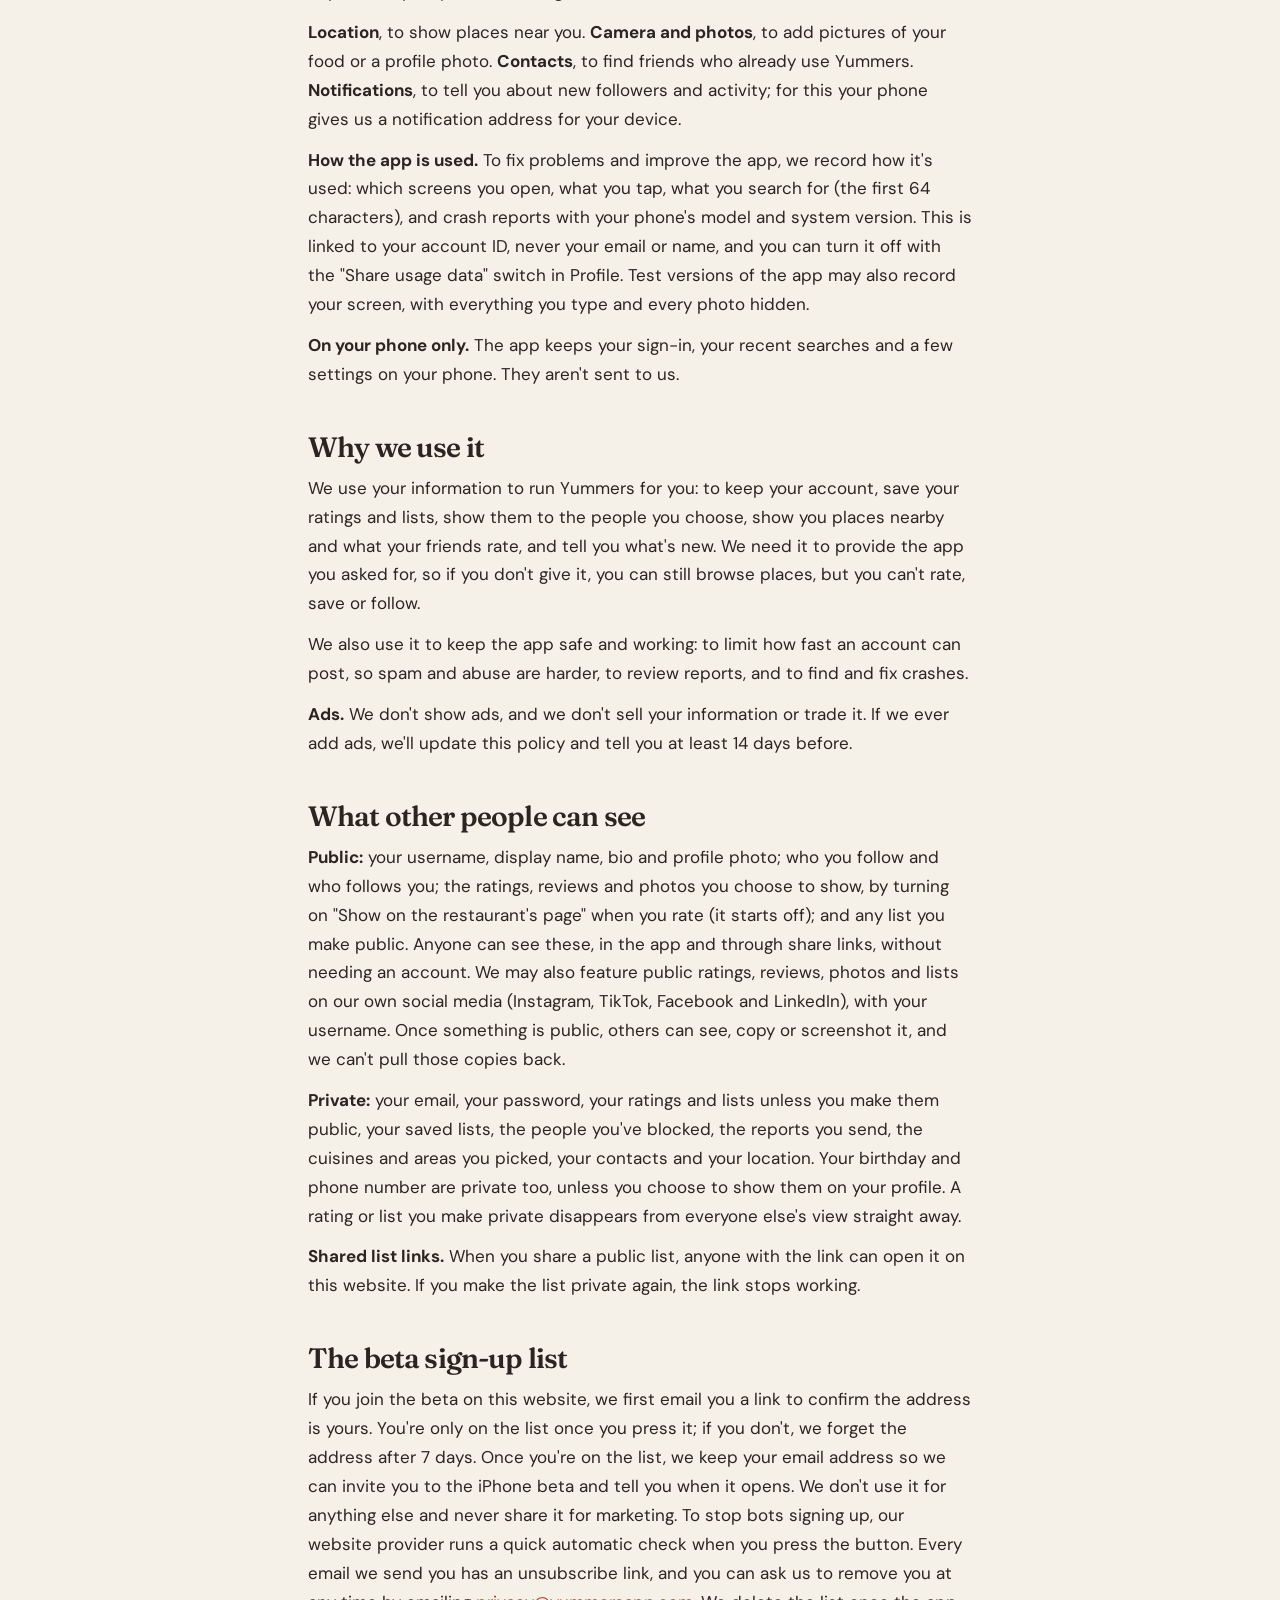
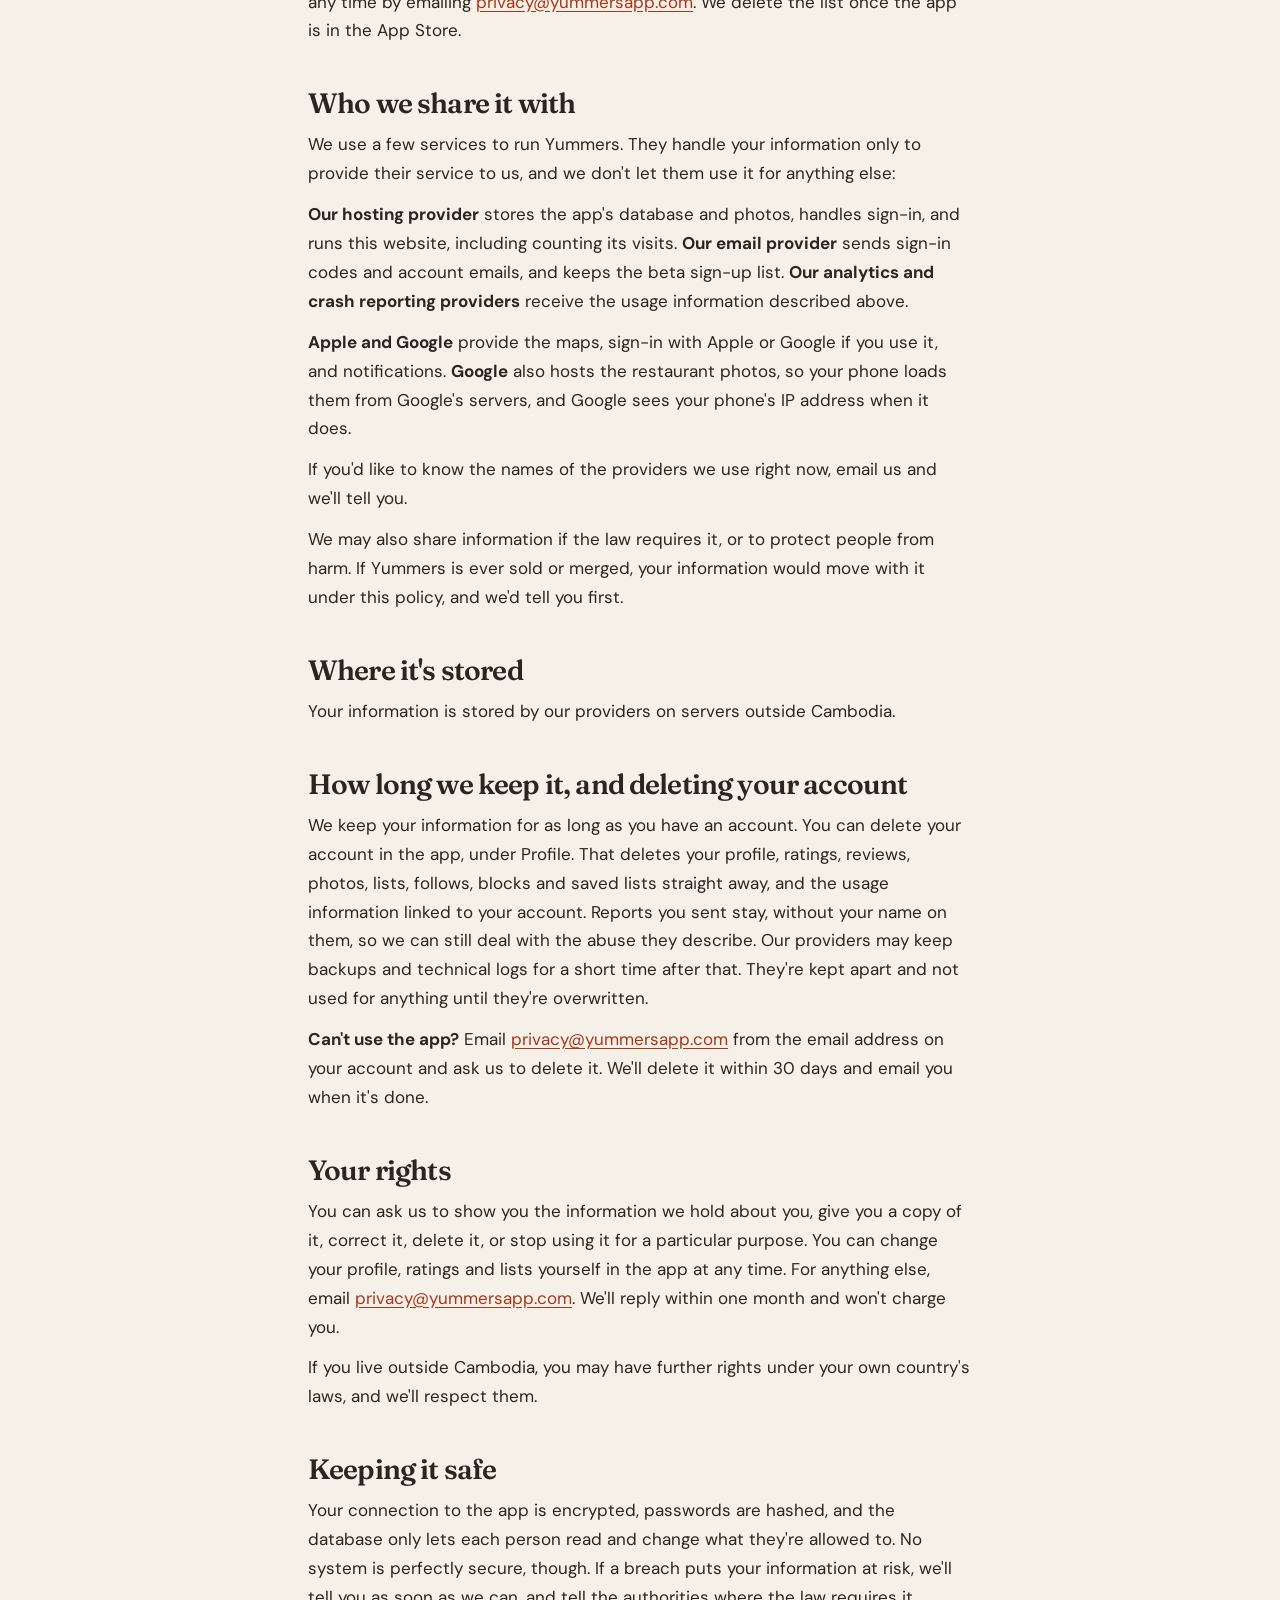
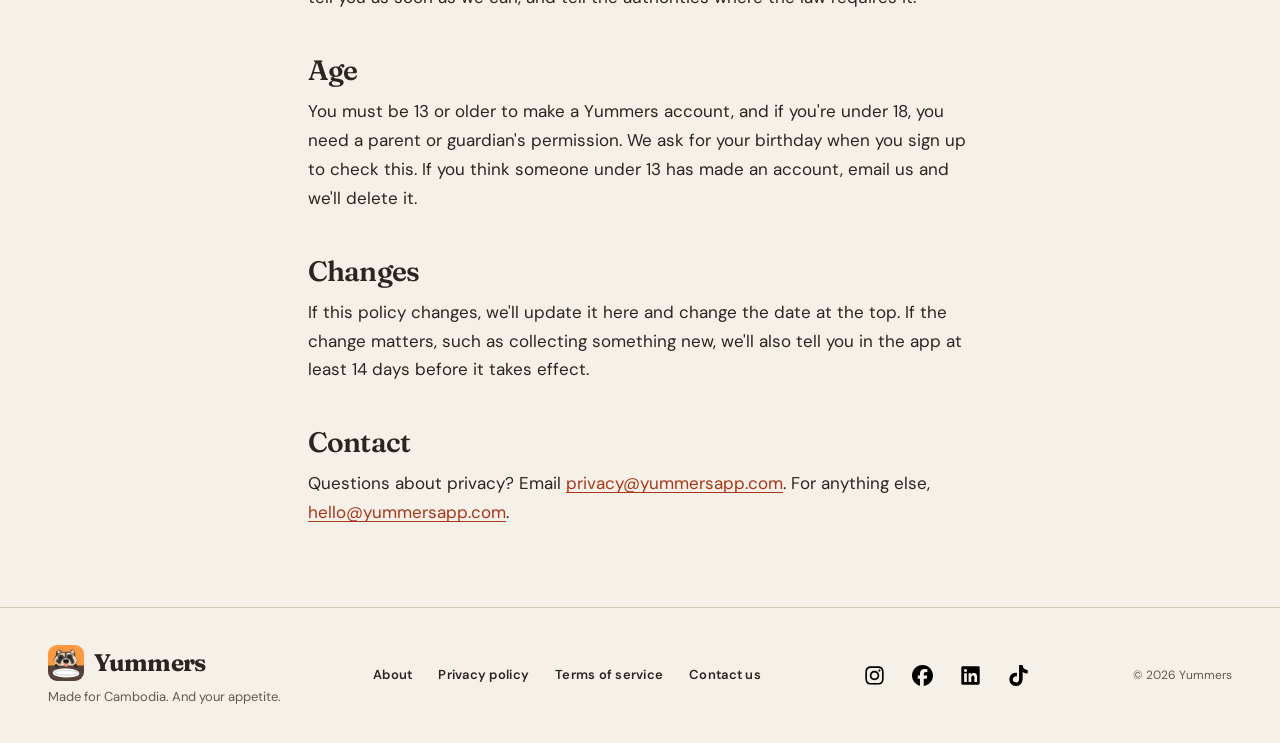
<file: privacy.html>
<!doctype html>
<html lang="en">

<head>
    <meta charset="utf-8">
    <meta name="viewport" content="width=device-width,initial-scale=1">
    <title>Privacy policy — Yummers</title>
    <meta name="description" content="How the Yummers app and website handle your information.">
    <link rel="canonical" href="https://yummersapp.com/privacy">
    <meta name="theme-color" content="#b8401e">
    <meta property="og:type" content="website">
    <meta property="og:site_name" content="Yummers">
    <meta property="og:title" content="Yummers — Your next good meal, Cambodia.">
    <meta property="og:description"
        content="Rate the restaurants, cafés and street food you&apos;ve eaten at in Cambodia, make lists of where to eat, and share them with friends. Yummers is free.">
    <meta property="og:url" content="https://yummersapp.com/privacy">
    <meta property="og:image" content="https://yummersapp.com/assets/share.jpg">
    <meta property="og:image:width" content="1200">
    <meta property="og:image:height" content="630">
    <meta property="og:image:alt" content="A bowl of rice noodles with fresh herbs, lime and chilli">
    <meta name="twitter:card" content="summary_large_image">
    <link rel="icon" href="/assets/favicon-192.png" sizes="192x192">
    <link rel="apple-touch-icon" href="assets/logo.png">
    <link rel="stylesheet" href="fonts.css">
    <link rel="stylesheet" href="style.css">
</head>

<body><a class="skip" href="#main">Skip to content</a>
    <header class="header wrap"><a href="/" class="brand" aria-label="Yummers home"><img
                class="brand-image" src="assets/logo.png" alt="" width="48" height="48"><span class="brand-name">Yummers<span class="brand-tag"> | Restaurant Lists App</span></span></a>
        <nav aria-label="Main navigation"><a href="/#preview">Meet the app</a><a class="nav-status" href="/#launch">Join the iPhone beta</a></nav>
    </header>
    <main id="main" class="legal wrap">
        <h1>Privacy policy</h1>
        <p class="legal-updated">Last updated 19 October 2026 (adds the beta sign-up list and counting visits to this website; HungryRaccoon is now called Yummers)</p>

        <h2>The short version</h2>
        <p>Yummers ("we", "us", "our") keeps what you need for an account and what you choose to share: your email,
            a username, your birthday, and the ratings, reviews, photos and lists you save. Your ratings and lists are
            private unless you choose to make them public, and your email is never shown to anyone. The app only uses
            your location, camera, photos or contacts if you allow it. We don't sell your information, and we don't
            show ads. You can delete your account, and everything in it, from inside the app.</p>
        <p>This website has no cookies or advertising trackers. It counts visits with our hosting provider's analytics, which uses no cookies and doesn't identify you: it records which page was viewed, the site you came from, your country, browser and type of device, and how fast the page loaded. Apart from that, it collects one thing, and only if you choose to: your email address, when you join the beta sign-up list.</p>

        <h2>Who we are</h2>
        <p>Yummers is a social food app for Cambodia. This policy covers the Yummers app on
            iPhone and Android, and this website, yummersapp.com. We are responsible for the information described
            here. For anything about your privacy, email <a
                href="mailto:privacy@yummersapp.com">privacy@yummersapp.com</a>. If we publish this policy in
            other languages, the English version applies where they differ.</p>

        <h2>What the app collects</h2>
        <p><strong>Your account.</strong> Your email address and a password, or, if you sign in with Apple or Google,
            the name and email address they share with us. Your birthday, so we know you're old enough and whether you
            need a parent's permission. We use your email to send you sign-in codes and to contact you about your
            account. Passwords are stored only in scrambled (hashed) form, so we can't read them.</p>
        <p><strong>Your profile.</strong> A username, and if you add them, a display name, a short bio, a profile photo
            and a phone number.</p>
        <p><strong>What you rate and save.</strong> The places you rate, how you felt about each one (liked, fine or
            disliked), where it ranks among your others, the score that follows from that, any review or photo you add,
            and when you rated it. Also the places you save as Want to try, Been here or Favourites, the lists you make
            and the notes on them, and the cuisines and areas you pick when you set up the app.</p>
        <p><strong>People.</strong> Who you follow, the lists you save, the people you block, and any report you send us
            about a person, a review or a list.</p>
        <p><strong>Only if you allow it.</strong> Your phone asks you first, and you can change your answer at any time
            in your phone's settings:</p>
        <p><strong>Location</strong>, to show places near you. <strong>Camera and photos</strong>, to add pictures of
            your food or a profile photo. <strong>Contacts</strong>, to find friends who already use Yummers.
            <strong>Notifications</strong>, to tell you about new followers and activity; for this your phone gives us
            a notification address for your device.</p>
        <p><strong>How the app is used.</strong> To fix problems and improve the app, we record how it's used: which
            screens you open, what you tap, what you search for (the first 64 characters), and crash reports with your
            phone's model and system version. This is linked to your account ID, never your email or name, and you can
            turn it off with the "Share usage data" switch in Profile. Test versions of the app may also record your
            screen, with everything you type and every photo hidden.</p>
        <p><strong>On your phone only.</strong> The app keeps your sign-in, your recent searches and a few settings on
            your phone. They aren't sent to us.</p>

        <h2>Why we use it</h2>
        <p>We use your information to run Yummers for you: to keep your account, save your ratings and lists, show
            them to the people you choose, show you places nearby and what your friends rate, and tell you what's new.
            We need it to provide the app you asked for, so if you don't give it, you can still browse places, but you
            can't rate, save or follow.</p>
        <p>We also use it to keep the app safe and working: to limit how fast an account can post, so spam and abuse are
            harder, to review reports, and to find and fix crashes.</p>
        <p><strong>Ads.</strong> We don't show ads, and we don't sell your information or trade it. If we ever add ads,
            we'll update this policy and tell you at least 14 days before.</p>

        <h2>What other people can see</h2>
        <p><strong>Public:</strong> your username, display name, bio and profile photo; who you follow and who follows
            you; the ratings, reviews and photos you choose to show, by turning on "Show on the restaurant's page" when
            you rate (it starts off); and any list you make public. Anyone can see these, in the app and through share
            links, without needing an account. We may also feature public ratings, reviews, photos and lists on our own
            social media (Instagram, TikTok, Facebook and LinkedIn), with your username. Once something is public,
            others can see, copy or screenshot it, and we can't pull those copies back.</p>
        <p><strong>Private:</strong> your email, your password, your ratings and lists unless you make them public, your
            saved lists, the people you've blocked, the reports you send, the cuisines and areas you picked, your
            contacts and your location. Your birthday and phone number are private too, unless you choose to show them
            on your profile. A rating or list you make private disappears from everyone else's view straight away.</p>
        <p><strong>Shared list links.</strong> When you share a public list, anyone with the link can open it on this
            website. If you make the list private again, the link stops working.</p>

        <h2 id="beta-sign-up">The beta sign-up list</h2>
        <p>If you join the beta on this website, we first email you a link to confirm the address is yours. You're
            only on the list once you press it; if you don't, we forget the address after 7 days. Once you're on the
            list, we keep your email address so we can invite you to the iPhone beta and tell you when it opens. We don't use it for anything else and never share it for marketing. To stop
            bots signing up, our website provider runs a quick automatic check when you press the button. Every email
            we send you has an unsubscribe link, and you can ask us to remove you at any time by emailing <a
                href="mailto:privacy@yummersapp.com">privacy@yummersapp.com</a>. We delete the list once
            the app is in the App Store.</p>

        <h2>Who we share it with</h2>
        <p>We use a few services to run Yummers. They handle your information only to provide their service to
            us, and we don't let them use it for anything else:</p>
        <p><strong>Our hosting provider</strong> stores the app's database and photos, handles sign-in, and runs this
            website, including counting its visits. <strong>Our email provider</strong> sends sign-in codes and account emails, and keeps the beta sign-up list. <strong>Our analytics
                and crash reporting providers</strong> receive the usage information described above.</p>
        <p><strong>Apple and Google</strong> provide the maps, sign-in with Apple or Google if you use it, and
            notifications. <strong>Google</strong> also hosts the restaurant photos, so your phone loads them from
            Google's servers, and Google sees your phone's IP address when it does.</p>
        <p>If you'd like to know the names of the providers we use right now, email us and we'll tell you.</p>
        <p>We may also share information if the law requires it, or to protect people from harm. If Yummers is
            ever sold or merged, your information would move with it under this policy, and we'd tell you first.</p>

        <h2>Where it's stored</h2>
        <p>Your information is stored by our providers on servers outside Cambodia.</p>

        <h2 id="delete-account">How long we keep it, and deleting your account</h2>
        <p>We keep your information for as long as you have an account. You can delete your account in the app, under
            Profile. That deletes your profile, ratings, reviews, photos, lists, follows, blocks and saved lists straight
            away, and the usage information linked to your account. Reports you sent stay, without your name on them,
            so we can still deal with the abuse they describe. Our providers may keep backups and technical logs for a
            short time after that. They're kept apart and not used for anything until they're overwritten.</p>
        <p><strong>Can't use the app?</strong> Email <a
                href="mailto:privacy@yummersapp.com?subject=Delete%20my%20Yummers%20account">privacy@yummersapp.com</a>
            from the email address on your account and ask us to delete it. We'll delete it within 30 days and email you
            when it's done.</p>

        <h2>Your rights</h2>
        <p>You can ask us to show you the information we hold about you, give you a copy of it, correct it, delete it, or
            stop using it for a particular purpose. You can change your profile, ratings and lists yourself in the app at
            any time. For anything else, email <a
                href="mailto:privacy@yummersapp.com">privacy@yummersapp.com</a>. We'll reply within one month
            and won't charge you.</p>
        <p>If you live outside Cambodia, you may have further rights under your own country's laws, and we'll respect
            them.</p>

        <h2>Keeping it safe</h2>
        <p>Your connection to the app is encrypted, passwords are hashed, and the database only lets each person read and
            change what they're allowed to. No system is perfectly secure, though. If a breach puts your information at
            risk, we'll tell you as soon as we can, and tell the authorities where the law requires it.</p>

        <h2>Age</h2>
        <p>You must be 13 or older to make a Yummers account, and if you're under 18, you need a parent or
            guardian's permission. We ask for your birthday when you sign up to check this. If you think someone under
            13 has made an account, email us and we'll delete it.</p>

        <h2>Changes</h2>
        <p>If this policy changes, we'll update it here and change the date at the top. If the change matters, such as
            collecting something new, we'll also tell you in the app at least 14 days before it takes effect.</p>

        <h2>Contact</h2>
        <p>Questions about privacy? Email <a href="mailto:privacy@yummersapp.com">privacy@yummersapp.com</a>.
            For anything else, <a href="mailto:hello@yummersapp.com">hello@yummersapp.com</a>.</p>
    </main>
    <footer class="footer site-footer wrap">
        <div class="footer-brand"><a class="brand" href="/">Yummers</a><span class="footer-tag">Made for
                Cambodia. And your appetite.</span></div>
        <nav class="footer-links" aria-label="Footer"><a href="/about">About</a><a href="/privacy">Privacy policy</a><a
                href="/terms">Terms of service</a><a href="/contact">Contact us</a></nav>
        <div class="footer-follow"><a href="https://www.instagram.com/yummersapp/" target="_blank" rel="noopener"
                aria-label="Yummers on Instagram"><img src="/assets/social/instagram.svg" alt="" width="21" height="21"></a><a href="https://www.facebook.com/profile.php?id=61594898428255" target="_blank"
                rel="noopener" aria-label="Yummers on Facebook"><img src="/assets/social/facebook.svg" alt="" width="21" height="21"></a><a href="https://www.linkedin.com/company/hungryraccoon/" target="_blank" rel="noopener"
                aria-label="Yummers on LinkedIn"><img src="/assets/social/linkedin.svg" alt="" width="21" height="21"></a><a href="https://www.tiktok.com/@hungryraccoonapp" target="_blank" rel="noopener"
                aria-label="Yummers on TikTok"><img src="/assets/social/tiktok.svg" alt="" width="21" height="21"></a></div><span class="footer-copy">© 2026 Yummers</span>
    </footer>
</body>

</html>
</file>
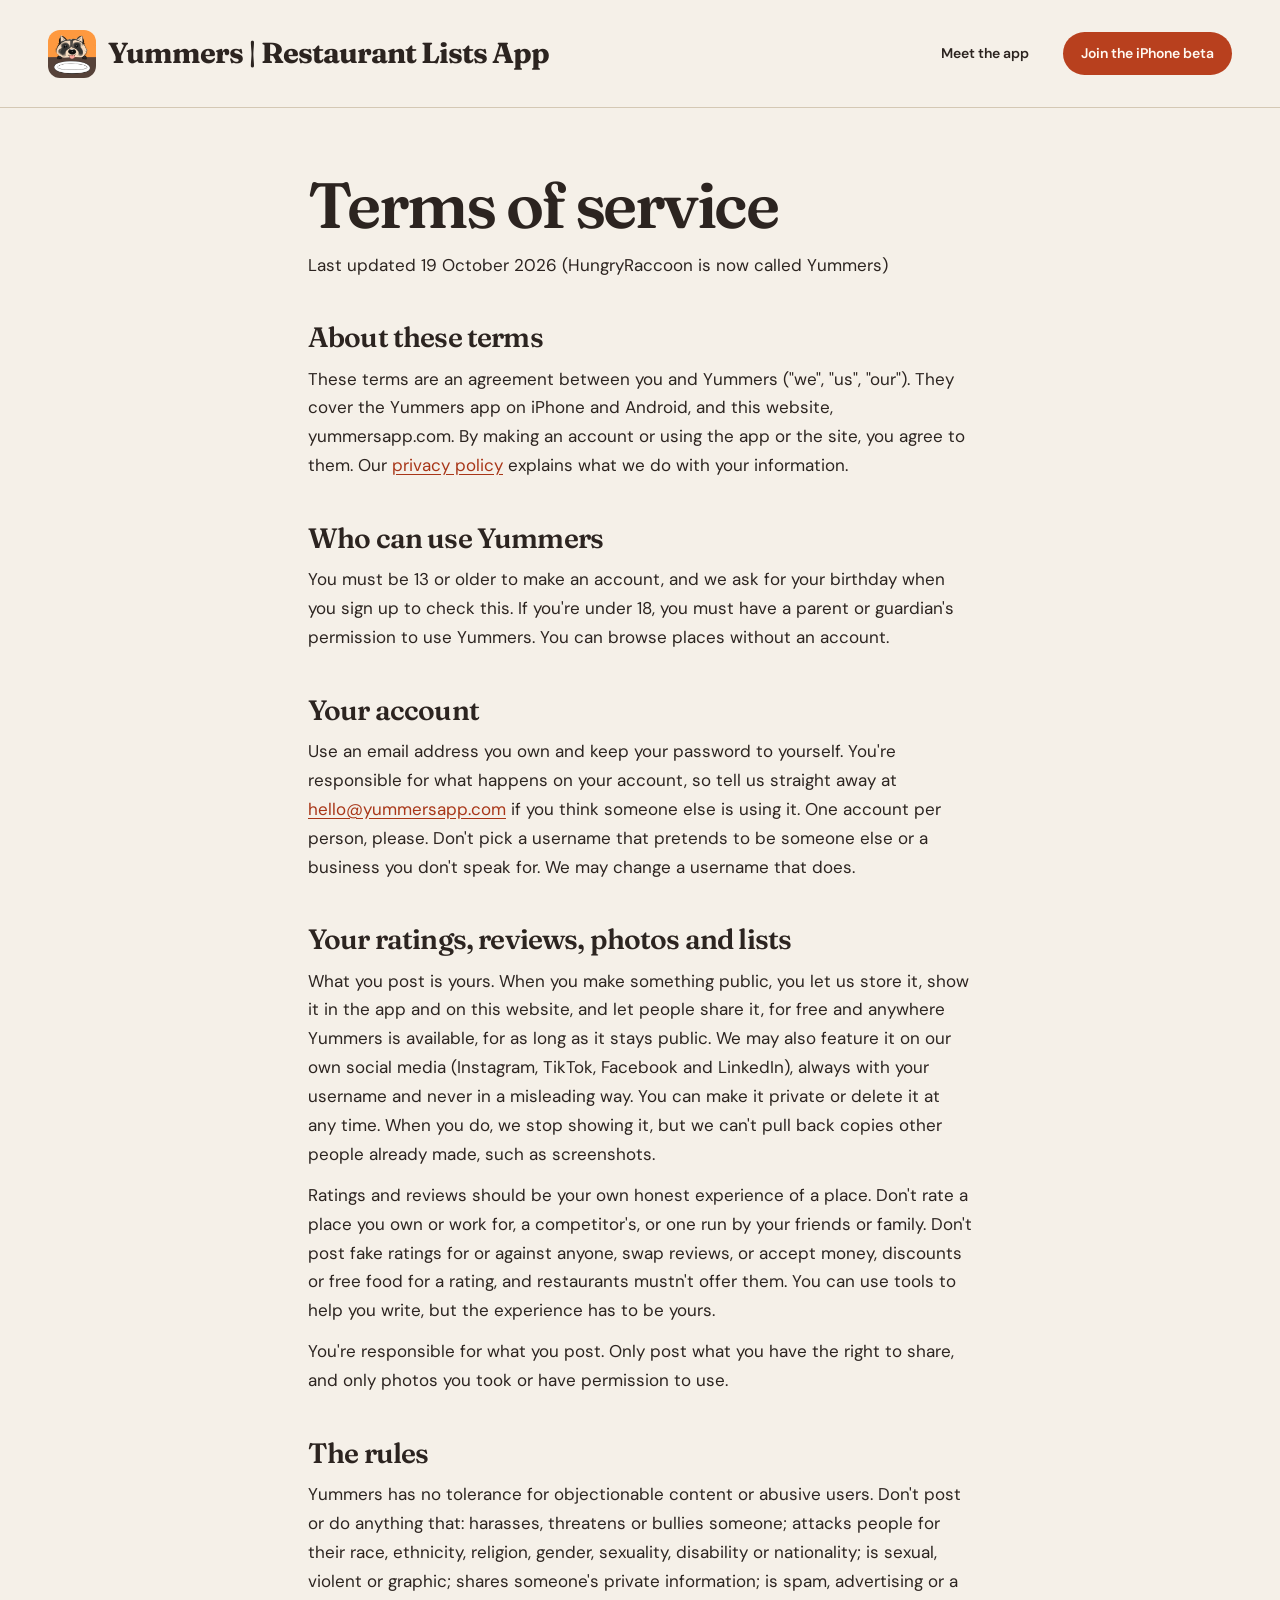
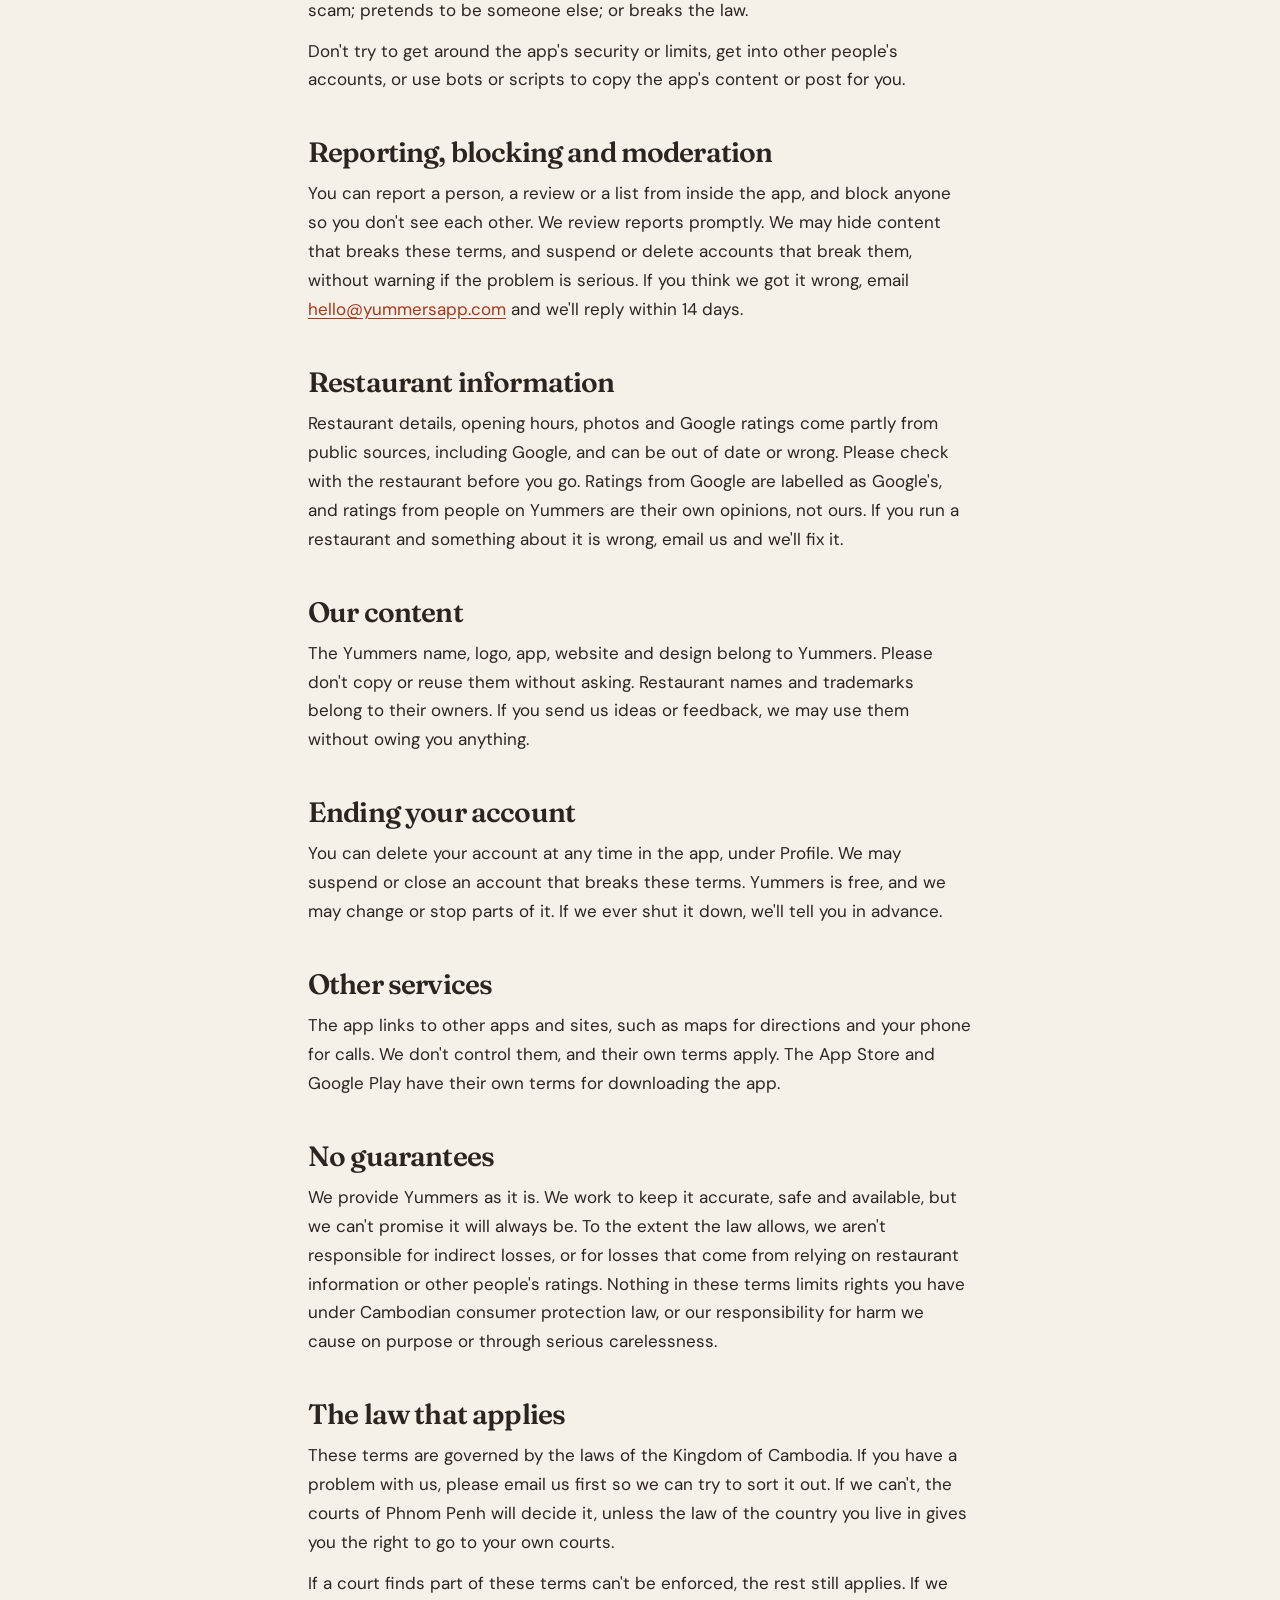
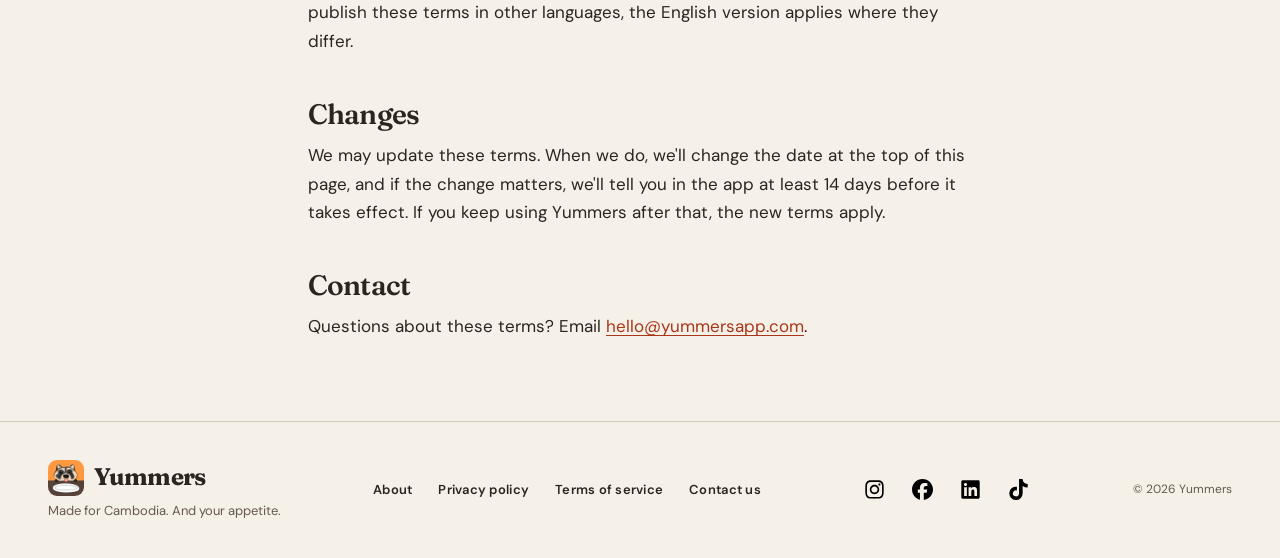
<file: terms.html>
<!doctype html>
<html lang="en">

<head>
    <meta charset="utf-8">
    <meta name="viewport" content="width=device-width,initial-scale=1">
    <title>Terms of service — Yummers</title>
    <meta name="description" content="The terms for using the Yummers app and website.">
    <link rel="canonical" href="https://yummersapp.com/terms">
    <meta name="theme-color" content="#b8401e">
    <meta property="og:type" content="website">
    <meta property="og:site_name" content="Yummers">
    <meta property="og:title" content="Yummers — Your next good meal, Cambodia.">
    <meta property="og:description"
        content="Rate the restaurants, cafés and street food you&apos;ve eaten at in Cambodia, make lists of where to eat, and share them with friends. Yummers is free.">
    <meta property="og:url" content="https://yummersapp.com/terms">
    <meta property="og:image" content="https://yummersapp.com/assets/share.jpg">
    <meta property="og:image:width" content="1200">
    <meta property="og:image:height" content="630">
    <meta property="og:image:alt" content="A bowl of rice noodles with fresh herbs, lime and chilli">
    <meta name="twitter:card" content="summary_large_image">
    <link rel="icon" href="/assets/favicon-192.png" sizes="192x192">
    <link rel="apple-touch-icon" href="assets/logo.png">
    <link rel="stylesheet" href="fonts.css">
    <link rel="stylesheet" href="style.css">
</head>

<body><a class="skip" href="#main">Skip to content</a>
    <header class="header wrap"><a href="/" class="brand" aria-label="Yummers home"><img
                class="brand-image" src="assets/logo.png" alt="" width="48" height="48"><span class="brand-name">Yummers<span class="brand-tag"> | Restaurant Lists App</span></span></a>
        <nav aria-label="Main navigation"><a href="/#preview">Meet the app</a><a class="nav-status" href="/#launch">Join the iPhone beta</a></nav>
    </header>
    <main id="main" class="legal wrap">
        <h1>Terms of service</h1>
        <p class="legal-updated">Last updated 19 October 2026 (HungryRaccoon is now called Yummers)</p>

        <h2>About these terms</h2>
        <p>These terms are an agreement between you and Yummers ("we", "us", "our"). They cover the Yummers
            app on iPhone and Android, and this website, yummersapp.com. By
            making an account or using the app or the site, you agree to them. Our <a href="/privacy">privacy
                policy</a> explains what we do with your information.</p>

        <h2>Who can use Yummers</h2>
        <p>You must be 13 or older to make an account, and we ask for your birthday when you sign up to check
            this. If you're under 18, you must have a parent or guardian's permission to use Yummers. You can browse places without an account.</p>

        <h2>Your account</h2>
        <p>Use an email address you own and keep your password to yourself. You're responsible for what happens on your
            account, so tell us straight away at <a
                href="mailto:hello@yummersapp.com">hello@yummersapp.com</a> if you think someone else is
            using it. One account per person, please. Don't pick a username that pretends to be someone else or a
            business you don't speak for. We may change a username that does.</p>

        <h2>Your ratings, reviews, photos and lists</h2>
        <p>What you post is yours. When you make something public, you let us store it, show it in the app and on this
            website, and let people share it, for free and anywhere Yummers is available, for as long as it stays
            public. We may also feature it on our own social media (Instagram, TikTok, Facebook and LinkedIn), always with your
            username and never in a misleading way. You can make it private or delete it at any time. When you do, we
            stop showing it, but we can't pull back copies other people already made, such as screenshots.</p>
        <p>Ratings and reviews should be your own honest experience of a place. Don't rate a place you own or work for,
            a competitor's, or one run by your friends or family. Don't post fake ratings for or against anyone, swap
            reviews, or accept money, discounts or free food for a rating, and restaurants mustn't offer them. You can
            use tools to help you write, but the experience has to be yours.</p>
        <p>You're responsible for what you post. Only post what you have the right to share, and only photos you took or have permission to use.</p>

        <h2>The rules</h2>
        <p>Yummers has no tolerance for objectionable content or abusive users. Don't post or do anything that:
            harasses, threatens or bullies someone; attacks people for their race, ethnicity, religion, gender,
            sexuality, disability or nationality; is sexual, violent or graphic; shares someone's private information;
            is spam, advertising or a scam; pretends to be someone else; or breaks the law.</p>
        <p>Don't try to get around the app's security or limits, get into other people's accounts, or use bots or
            scripts to copy the app's content or post for you.</p>

        <h2>Reporting, blocking and moderation</h2>
        <p>You can report a person, a review or a list from inside the app, and block anyone so you don't see each other.
            We review reports promptly. We may hide content that breaks these terms, and suspend or delete accounts
            that break them, without warning if the problem is serious. If you think we got it wrong, email <a href="mailto:hello@yummersapp.com">hello@yummersapp.com</a> and we'll
            reply within 14 days.</p>

        <h2>Restaurant information</h2>
        <p>Restaurant details, opening hours, photos and Google ratings come partly from public sources, including
            Google, and can be out of date or wrong. Please check with the restaurant before you go. Ratings from Google
            are labelled as Google's, and ratings from people on Yummers are their own opinions, not ours. If you
            run a restaurant and something about it is wrong, email us and we'll fix it.</p>

        <h2>Our content</h2>
        <p>The Yummers name, logo, app, website and design belong to Yummers. Please don't copy or reuse them
            without asking. Restaurant names and trademarks belong to their owners. If you send us ideas or feedback, we
            may use them without owing you anything.</p>

        <h2>Ending your account</h2>
        <p>You can delete your account at any time in the app, under Profile. We may suspend or close an account that
            breaks these terms. Yummers is free, and we may change or stop parts of it. If we ever shut it down,
            we'll tell you in advance.</p>

        <h2>Other services</h2>
        <p>The app links to other apps and sites, such as maps for directions and your phone for calls. We don't control
            them, and their own terms apply. The App Store and Google Play have their own terms for downloading the
            app.</p>

        <h2>No guarantees</h2>
        <p>We provide Yummers as it is. We work to keep it accurate, safe and available, but we can't promise it
            will always be. To the extent the law allows, we aren't responsible for indirect losses, or for losses that
            come from relying on restaurant information or other people's ratings. Nothing in these terms limits rights
            you have under Cambodian consumer protection law, or our responsibility for harm we cause on purpose or
            through serious carelessness.</p>

        <h2>The law that applies</h2>
        <p>These terms are governed by the laws of the Kingdom of Cambodia. If you have a problem with us, please email us
            first so we can try to sort it out. If we can't, the courts of Phnom Penh will decide it, unless the law of
            the country you live in gives you the right to go to your own courts.</p>
        <p>If a court finds part of these terms can't be enforced, the rest still applies. If we publish these terms in
            other languages, the English version applies where they differ.</p>

        <h2>Changes</h2>
        <p>We may update these terms. When we do, we'll change the date at the top of this page, and if the change
            matters, we'll tell you in the app at least 14 days before it takes effect. If you keep using Yummers after that, the
            new terms apply.</p>

        <h2>Contact</h2>
        <p>Questions about these terms? Email <a href="mailto:hello@yummersapp.com">hello@yummersapp.com</a>.
        </p>
    </main>
    <footer class="footer site-footer wrap">
        <div class="footer-brand"><a class="brand" href="/">Yummers</a><span class="footer-tag">Made for
                Cambodia. And your appetite.</span></div>
        <nav class="footer-links" aria-label="Footer"><a href="/about">About</a><a href="/privacy">Privacy policy</a><a
                href="/terms">Terms of service</a><a href="/contact">Contact us</a></nav>
        <div class="footer-follow"><a href="https://www.instagram.com/yummersapp/" target="_blank" rel="noopener"
                aria-label="Yummers on Instagram"><img src="/assets/social/instagram.svg" alt="" width="21" height="21"></a><a href="https://www.facebook.com/profile.php?id=61594898428255" target="_blank"
                rel="noopener" aria-label="Yummers on Facebook"><img src="/assets/social/facebook.svg" alt="" width="21" height="21"></a><a href="https://www.linkedin.com/company/hungryraccoon/" target="_blank" rel="noopener"
                aria-label="Yummers on LinkedIn"><img src="/assets/social/linkedin.svg" alt="" width="21" height="21"></a><a href="https://www.tiktok.com/@hungryraccoonapp" target="_blank" rel="noopener"
                aria-label="Yummers on TikTok"><img src="/assets/social/tiktok.svg" alt="" width="21" height="21"></a></div><span class="footer-copy">© 2026 Yummers</span>
    </footer>
</body>

</html>
</file>
<file: fonts.css>
@font-face {
  font-family: 'DM Sans';
  font-style: normal;
  font-weight: 400;
  font-display: swap;
  src: url(assets/font-0.woff2) format('woff2');
}

@font-face {
  font-family: 'DM Sans';
  font-style: normal;
  font-weight: 500;
  font-display: swap;
  src: url(assets/font-1.woff2) format('woff2');
}

@font-face {
  font-family: 'DM Sans';
  font-style: normal;
  font-weight: 600;
  font-display: swap;
  src: url(assets/font-2.woff2) format('woff2');
}

@font-face {
  font-family: 'DM Sans';
  font-style: normal;
  font-weight: 700;
  font-display: swap;
  src: url(assets/font-3.woff2) format('woff2');
}

@font-face {
  font-family: 'Fraunces';
  font-style: normal;
  font-weight: 600;
  font-display: swap;
  src: url(assets/font-4.woff2) format('woff2');
}

@font-face {
  font-family: 'Fraunces';
  font-style: normal;
  font-weight: 700;
  font-display: swap;
  src: url(assets/font-5.woff2) format('woff2');
}
/* Khmer: only downloaded when Khmer text is on screen (unicode-range). */
@font-face {
  font-family: 'Noto Sans Khmer';
  font-style: normal;
  font-weight: 400;
  font-display: swap;
  src: url(assets/khmer-sans-400.woff2) format('woff2');
  unicode-range: U+1780-17FF, U+19E0-19FF, U+200B-200D, U+25CC;
}

/* Khmer: only downloaded when Khmer text is on screen (unicode-range). */
@font-face {
  font-family: 'Noto Sans Khmer';
  font-style: normal;
  font-weight: 600;
  font-display: swap;
  src: url(assets/khmer-sans-600.woff2) format('woff2');
  unicode-range: U+1780-17FF, U+19E0-19FF, U+200B-200D, U+25CC;
}

/* Khmer: only downloaded when Khmer text is on screen (unicode-range). */
@font-face {
  font-family: 'Noto Sans Khmer';
  font-style: normal;
  font-weight: 700;
  font-display: swap;
  src: url(assets/khmer-sans-700.woff2) format('woff2');
  unicode-range: U+1780-17FF, U+19E0-19FF, U+200B-200D, U+25CC;
}

/* Khmer: only downloaded when Khmer text is on screen (unicode-range). */
@font-face {
  font-family: 'Noto Serif Khmer';
  font-style: normal;
  font-weight: 600;
  font-display: swap;
  src: url(assets/khmer-serif-600.woff2) format('woff2');
  unicode-range: U+1780-17FF, U+19E0-19FF, U+200B-200D, U+25CC;
}

/* Khmer: only downloaded when Khmer text is on screen (unicode-range). */
@font-face {
  font-family: 'Noto Serif Khmer';
  font-style: normal;
  font-weight: 700;
  font-display: swap;
  src: url(assets/khmer-serif-700.woff2) format('woff2');
  unicode-range: U+1780-17FF, U+19E0-19FF, U+200B-200D, U+25CC;
}
</file>
<file: style.css>
:root {
    --paper: #f5f0e8;
    --ink: #2c2420;
    --muted: #665a4e;
    --orange: #b8401e;
    --accent: #a83618;
    --line: #d4c8b4;
    --panel: #ede6d8;
    --green: #376244;
    --white: #fffaf2
}

* {
    box-sizing: border-box
}

html {
    scroll-behavior: auto;
    scroll-padding-top: 35px
}

body {
    margin: 0;
    background: var(--paper);
    color: var(--ink);
    font: 16px/1.6 'DM Sans', 'Noto Sans Khmer', sans-serif
}

::selection {
    background: var(--orange);
    color: var(--paper)
}

a {
    color: inherit;
    text-decoration: none
}

a:focus-visible {
    outline: 3px solid var(--orange);
    outline-offset: 6px
}

/* Sections that site.js moves focus to after a jump (Join the iPhone beta,
   Back to the top) aren't controls, so they get no focus ring. */
[tabindex="-1"]:focus {
    outline: none
}

svg {
    width: 24px;
    height: 24px;
    fill: none;
    stroke: currentColor;
    stroke-width: 1.7;
    stroke-linecap: round;
    stroke-linejoin: round;
    flex-shrink: 0
}

.wrap {
    max-width: 1280px;
    margin: 0 auto;
    padding-inline: 48px
}

.header {
    height: 108px;
    display: flex;
    align-items: center;
    justify-content: space-between;
    border-bottom: 1px solid var(--line)
}

.brand {
    font-family: Fraunces, 'Noto Serif Khmer', Georgia, serif;
    font-size: 29px;
    font-weight: 700;
    letter-spacing: -1.1px;
    display: flex;
    align-items: center
}

.mark {
    display: grid;
    place-items: center;
    background: var(--orange);
    color: var(--paper);
    width: 37px;
    height: 39px;
    border-radius: 11px;
    font-size: 30px;
    margin-right: 11px;
    line-height: 1
}

/* The " | Restaurant Lists App" after the name: dropped where it would wrap. */
@media (max-width: 1060px) {
    .brand-tag {
        display: none
    }
}

.brand-dot {
    color: var(--orange)
}

nav {
    display: flex;
    gap: 34px;
    align-items: center;
    font-size: 14px;
    font-weight: 600
}

nav>a {
    white-space: nowrap
}

nav>a:hover {
    color: var(--accent)
}

.header nav .nav-status {
    background: var(--orange);
    color: var(--white);
    padding: 10px 18px;
    border-radius: 50px
}

.header nav .nav-status:hover {
    background: var(--accent)
}

.hero {
    min-height: 750px;
    display: grid;
    grid-template-columns: 1.04fr 1fr;
    align-items: center;
    gap: 20px;
    padding-top: 60px;
    padding-bottom: 64px
}

h1,
h2,
h3,
p,
figure {
    margin: 0
}

h1,
h2 {
    font-family: Fraunces, 'Noto Serif Khmer', Georgia, serif;
    letter-spacing: -.04em;
    font-weight: 600;
    line-height: 1.04
}

h1 {
    font-size: clamp(58px, 6.25vw, 88px);
    position: relative;
    z-index: 2
}

em {
    font-style: normal;
    color: var(--orange)
}

.intro {
    font-size: 20px;
    line-height: 1.6;
    max-width: 380px;
    margin-top: 28px;
    color: var(--muted)
}

.button {
    background: var(--orange);
    color: var(--white);
    display: inline-flex;
    align-items: center;
    gap: 25px;
    padding: 17px 24px;
    border-radius: 50px;
    margin-top: 30px;
    font-weight: 600;
    transition: background .2s, transform .2s
}

.hero-actions {
    display: flex;
    flex-wrap: wrap;
    align-items: center;
    gap: 14px 26px;
    margin-top: 30px
}

.hero-actions .button {
    margin-top: 0
}

.hero-peek {
    font-weight: 600;
    border-bottom: 1px solid currentColor
}

.hero-peek:hover {
    color: var(--accent)
}

.button:hover {
    background: var(--accent);
    transform: translateY(-2px)
}

.button svg {
    width: 19px
}

.hero-art {
    height: 615px;
    position: relative
}

.food-photo {
    position: absolute;
    right: -5px;
    top: 25px;
    width: 72%;
    height: 457px;
    transform: rotate(5deg);
    background: var(--orange);
    border: 8px solid var(--white);
    box-shadow: 0 16px 30px #2c242016
}

.food-photo img {
    width: 100%;
    height: 100%;
    object-fit: cover;
    display: block
}

.food-photo figcaption {
    position: absolute;
    bottom: 14px;
    left: 14px;
    right: 14px;
    background: var(--paper);
    font-family: Fraunces, 'Noto Serif Khmer', serif;
    padding: 10px;
    font-size: 14px;
    text-align: center
}

.device-figure {
    position: absolute;
    left: 0;
    top: 35px;
    width: 262px;
    transform: rotate(-7deg);
    filter: drop-shadow(12px 21px 19px #2c242035)
}

.device {
    position: relative;
    width: 100%;
    aspect-ratio: 882/1818;
    overflow: hidden;
    border-radius: 20%/10%;
    background: #171717
}

.device-figure>figcaption {
    font-size: 10px;
    text-align: center;
    margin-top: 14px;
    color: var(--muted)
}

.small-note {
    position: absolute;
    right: 9%;
    bottom: 15px;
    font-family: Fraunces, 'Noto Serif Khmer', serif;
    font-size: 28px;
    line-height: 1.1;
    transform: rotate(5deg);
    color: var(--accent)
}

.ticker {
    overflow: hidden;
    background: var(--orange);
    color: var(--paper);
    padding: 19px 0
}

.ticker>div {
    white-space: nowrap;
    display: flex;
    gap: 42px;
    justify-content: center;
    font-family: Fraunces, 'Noto Serif Khmer', serif;
    font-size: 24px;
    letter-spacing: -.02em
}

.ticker span {
    font-size: 25px
}












.closing {
    text-align: center;
    padding-top: 92px;
    padding-bottom: 84px
}

.availability {
    font-size: 14px;
    margin-bottom: 24px;
    color: var(--muted)
}

.closing h2 {
    font-size: 68px
}

.closing>p:last-of-type {
    color: var(--muted);
    margin-top: 25px;
    font-size: 17px
}

.signup {
    max-width: 400px;
    margin: 34px auto 28px
}

.signup-label {
    display: block;
    font-weight: 600;
    margin-bottom: 10px
}

.signup input[type=email] {
    width: 100%;
    font: inherit;
    font-size: 16px;
    color: var(--ink);
    background: var(--white);
    border: 1px solid var(--line);
    border-radius: 50px;
    padding: 15px 20px
}

.signup input:focus-visible,
.signup button:focus-visible {
    outline: 3px solid var(--orange);
    outline-offset: 3px
}

/* The bot check, when it has to show itself (index.html keeps it light: it would
   follow the device's dark mode otherwise). Its box is sealed off from our CSS,
   so the spacing and rounding go on the container, which is empty otherwise. */
.signup .cf-turnstile {
    margin-top: 12px;
    border-radius: 12px;
    overflow: hidden
}

.signup .button {
    border: 0;
    font: inherit;
    font-weight: 600;
    cursor: pointer;
    margin-top: 12px
}

.signup-note,
.signup-error {
    font-size: 14px;
    color: var(--muted);
    margin-top: 16px
}

.signup-error {
    color: var(--accent)
}

.signup-done {
    font-size: 18px;
    font-weight: 600;
    color: var(--green)
}

.back-top {
    display: inline-flex;
    gap: 10px;
    align-items: center;
    color: var(--accent);
    font-size: 14px;
    border-bottom: 1px solid var(--accent);
    padding-bottom: 5px;
    margin-top: 27px
}

.back-top svg {
    width: 17px
}

.footer {
    min-height: 115px;
    border-top: 1px solid var(--line);
    display: flex;
    justify-content: space-between;
    align-items: center;
    gap: 20px
}

.footer .brand {
    font-size: 24px
}

.footer>span {
    font-size: 12px;
    color: var(--muted)
}

.skip {
    position: fixed;
    left: 16px;
    top: -200px;
    background: var(--paper);
    padding: 12px;
    z-index: 10
}

.skip:focus {
    top: 10px
}

@media(min-width:1450px) {
    .hero {
        min-height: 780px
    }
}

@media(max-width:1000px) {
    .wrap {
        padding-inline: 30px
    }

    .hero {
        grid-template-columns: 1fr 1fr;
        gap: 8px
    }

    h1 {
        font-size: 65px
    }

    .hero-art {
        height: 570px
    }

    .device-figure {
        width: 235px;
        left: 5px
    }

    .food-photo {
        height: 390px;
        width: 77%;
        top: 65px
    }

    .small-note {
        font-size: 24px;
        bottom: 10px;
        right: 0
    }


}

@media(max-width:700px) {
    .wrap {
        padding-inline: 24px
    }

    .header {
        height: 85px
    }

    .brand {
        font-size: 24px
    }

    .mark {
        width: 31px;
        height: 33px;
        font-size: 26px;
        margin-right: 8px
    }

    nav {
        gap: 0
    }

    nav>a:not(.nav-status) {
        display: none
    }

    .nav-status {
        font-size: 12px
    }

    .hero {
        display: flex;
        flex-direction: column;
        align-items: stretch;
        padding-top: 43px;
        padding-bottom: 43px;
        gap: 18px
    }

    h1 {
        font-size: clamp(51px, 11.7vw, 76px);
        letter-spacing: -.04em
    }

    .intro {
        font-size: 18px;
        max-width: 350px;
        margin-top: 22px
    }

    .button {
        margin-top: 23px;
        padding: 14px 21px;
        font-size: 14px
    }

    .hero-art {
        height: 563px;
        width: 100%;
        max-width: 420px;
        align-self: center;
        margin-top: 6px
    }

    .device-figure {
        left: 8px;
        width: 231px;
        top: 20px
    }

    .food-photo {
        right: 2px;
        top: 66px;
        width: 70%;
        height: 380px;
        border-width: 6px
    }

    .food-photo figcaption {
        font-size: 12px;
        padding: 7px;
        left: 8px;
        right: 8px
    }

    .small-note {
        right: 3px;
        bottom: 5px;
        font-size: 24px
    }

    .ticker {
        padding: 15px 0
    }

    .ticker>div {
        font-size: 20px;
        gap: 24px
    }









    .closing {
        padding-top: 62px;
        padding-bottom: 58px
    }

    .closing h2 {
        font-size: 49px
    }

    .closing>p:last-of-type {
        font-size: 16px
    }

    .closing br {
        display: none
    }

    .closing h2 br {
        display: block
    }

    .footer {
        padding-top: 26px;
        padding-bottom: 28px;
        align-items: flex-start;
        flex-direction: column;
        gap: 12px
    }

    .footer>span {
        font-size: 12px
    }
}

@media(prefers-reduced-motion:reduce) {
    html {
        scroll-behavior: auto
    }

    .button {
        transition: none
    }
}

@media(max-width:360px) {
    .wrap {
        padding-inline: 18px
    }

    .brand {
        font-size: 21px
    }

    .mark {
        display: none
    }

    .hero-art {
        height: 525px
    }

    .device-figure {
        width: 215px
    }

    .food-photo {
        height: 345px
    }

    .small-note {
        font-size: 21px
    }

}

@media(max-width:700px) {
    /* The phone sits clear of the screen edge, with more of the map card beside it. */
    .hero-art {
        height: 520px
    }

    .device-figure {
        left: 22px;
        width: 196px;
        top: 26px
    }

    .food-photo {
        width: 66%;
        height: 400px;
        top: 40px;
        right: 4px
    }

    .small-note {
        bottom: 7px
    }
}

@media(max-width:360px) {
    .hero-art {
        height: 480px
    }

    .device-figure {
        width: 176px
    }
}

.ticker svg {
    width: 19px;
    height: 19px;
    align-self: center
}

.brand-image {
    width: 48px;
    height: 48px;
    border-radius: 12px;
    margin-right: 12px;
    object-fit: cover
}

.brand {
    letter-spacing: -.035em
}

.archive-device {
    border: 7px solid #181818;
    border-radius: 43px;
    background: #cf4925;
    box-shadow: inset 0 0 0 1px #777;
    aspect-ratio: 262/540
}

.home-indicator {
    position: absolute;
    bottom: 8px;
    left: 33%;
    width: 34%;
    height: 4px;
    background: var(--ink);
    border-radius: 4px
}

.footer .brand:before {
    content: "";
    width: 36px;
    height: 36px;
    background: url('assets/logo.png') center/cover;
    border-radius: 9px;
    margin-right: 10px
}

@media(max-width:700px) {
    .header .brand {
        font-size: 23px
    }

    .brand-image {
        width: 39px;
        height: 39px;
        margin-right: 8px
    }

    .header nav .nav-status {
        font-size: 12px
    }

    .archive-device {
        border-radius: 38px
    }

    .device-figure>figcaption {
        font-size: 10px
    }
}

@media(max-width:360px) {
    .header .brand {
        font-size: 20px
    }

    .brand-image {
        width: 33px;
        height: 33px
    }
}

/* Crop below the archived mockup corners; the iPhone owns the outer frame. */
.archive-device {
    background: #d44c2a
}

.food-photo figcaption {
    display: none
}

/* Ticker: scrolls right to left. Two identical groups, moved left by exactly one group, loop without a seam. */
.ticker>.ticker-track {
    display: flex;
    width: max-content;
    gap: 0;
    justify-content: flex-start;
    animation: ticker-scroll 45s linear infinite
}

.ticker:hover>.ticker-track {
    animation-play-state: paused
}

.ticker-group {
    display: flex;
    align-items: center;
    gap: 42px;
    padding-right: 42px;
    flex-shrink: 0
}

.ticker-group span {
    font-size: inherit
}

@keyframes ticker-scroll {
    from {
        transform: translateX(0)
    }

    to {
        transform: translateX(-50%)
    }
}

@media(max-width:700px) {
    .ticker-group {
        gap: 24px;
        padding-right: 24px
    }

    .ticker>.ticker-track {
        animation-duration: 35s
    }
}

@media(prefers-reduced-motion:reduce) {
    .ticker>.ticker-track {
        animation: none
    }
}

/* Anchor links (Meet the app, On the menu, Take a look around, Back to the top) glide instead of jumping. */
html {
    scroll-behavior: smooth
}

@media(prefers-reduced-motion:reduce) {
    html {
        scroll-behavior: auto
    }
}

/* Footer: one block, no inner divider. Desktop: brand, links, icons, copyright in a row; phone: stacked. */
.site-footer {
    display: flex;
    align-items: center;
    justify-content: space-between;
    flex-wrap: wrap;
    gap: 18px 36px;
    padding-top: 36px;
    padding-bottom: 36px
}

.footer-brand {
    display: flex;
    flex-direction: column;
    gap: 4px
}

.footer-tag {
    font-size: 13px;
    color: var(--muted)
}

.footer-links {
    display: flex;
    gap: 26px;
    font-size: 13px;
    font-weight: 600;
    letter-spacing: .02em
}

.footer-links a:hover {
    color: var(--accent)
}

.footer-follow {
    display: flex;
    gap: 4px
}

.footer-follow a {
    display: grid;
    place-items: center;
    width: 44px;
    height: 44px;
    border-radius: 50%;
    color: var(--ink)
}

.footer-follow a:hover {
    color: var(--accent);
    background: var(--panel)
}

.footer-follow svg,
.footer-follow img {
    width: 21px;
    height: 21px
}

.footer-copy {
    font-size: 12px;
    color: var(--muted)
}

@media(max-width:1000px) {
    .site-footer {
        justify-content: flex-start
    }

    .footer-brand {
        flex-basis: 100%
    }
}

@media(max-width:700px) {
    .site-footer {
        flex-direction: column;
        align-items: flex-start;
        gap: 14px
    }

    /* Two by two, so no link sits alone on its own row. Khmer's short labels fit one row. */
    .footer-links {
        display: grid;
        grid-template-columns: auto auto;
        gap: 0 28px
    }

    html:lang(km) .footer-links {
        display: flex;
        flex-wrap: wrap;
        gap: 4px 22px
    }

    .footer-follow {
        margin-left: -11px
    }
}

/* Privacy policy page */
.legal {
    max-width: 760px;
    padding-top: 64px;
    padding-bottom: 80px
}

.legal h1 {
    font-size: clamp(44px, 6vw, 64px)
}

.legal-updated {
    color: var(--muted);
    font-size: 14px;
    margin-top: 12px
}

.legal h2 {
    font-size: 28px;
    margin-top: 44px;
    margin-bottom: 12px;
    letter-spacing: -.03em
}

.legal h3 {
    font-size: 19px;
    margin-top: 28px
}

.legal p {
    color: var(--ink);
    font-size: 17px;
    line-height: 1.7;
    margin-top: 12px;
    max-width: 65ch
}

.legal a {
    color: var(--accent);
    text-decoration: underline;
    text-underline-offset: 3px
}

/* The header's mobile rule hides nav links; the footer's must stay visible. */
.site-footer .footer-links>a {
    display: inline-block;
    padding: 10px 0
}

/* Links in the closing line. */
.closing a:not(.back-top) {
    color: var(--accent);
    text-decoration: underline;
    text-underline-offset: 3px
}

.archive-device .home-indicator {
    z-index: 1
}

.archive-device .app-shot {
    position: absolute;
    inset: 0;
    display: block;
    width: 100%;
    height: 100%;
    max-width: none;
    margin: 0;
    object-fit: cover;
    object-position: top
}

/* App previews are drawn as iPhones: black bezel, metal rim, Dynamic Island
   and side buttons. cqw is the phone's width, so every size matches. */
.device-figure,
.onboarding-screens figure { container-type: inline-size; isolation: isolate; }
.onboarding-screens figure { position: relative; }
.preview-device,
.screen-link {
    position: relative;
    overflow: hidden;
    aspect-ratio: auto;
    padding: 3.4cqw;
    border: 0;
    border-radius: 16cqw;
    background: #0b0b0b;
    box-shadow: 0 0 0 .5cqw #d6d1ca, 0 0 0 1.1cqw #8e8982, 0 16px 28px #2c242018;
}
.preview-device .app-shot,
.screen-link img { display: block; width: 100%; height: auto; margin: 0; border-radius: 12.6cqw; }
/* Dynamic Island */
.preview-device::before,
.screen-link::before {
    content: "";
    position: absolute;
    top: 6cqw;
    left: 36.5cqw;
    width: 27cqw;
    height: 7.6cqw;
    border-radius: 4cqw;
    background: #000;
}
.preview-device .home-indicator,
.screen-link::after {
    content: "";
    position: absolute;
    bottom: 5.5cqw;
    left: 34cqw;
    width: 32cqw;
    height: 1.3cqw;
    border-radius: 1cqw;
    background: var(--ink);
}
/* Action and volume buttons on the left, the side button on the right: one
   button plus three copies of it as shadows, tucked behind the frame. */
.device-figure::before,
.onboarding-screens figure::before {
    content: "";
    position: absolute;
    z-index: -1;
    left: -2.2cqw;
    top: 40cqw;
    width: 2.4cqw;
    height: 7cqw;
    border-radius: 1cqw;
    background: #8e8982;
    box-shadow: 3.5cqw 19.5cqw 0 3.5cqw #8e8982, 3.5cqw 37.5cqw 0 3.5cqw #8e8982, 94.5cqw 29.5cqw 0 7.5cqw #8e8982;
}
.onboarding {
    display: grid;
    grid-template-columns: .9fr 1.35fr;
    align-items: center;
    gap: 64px;
    padding-block: 112px;
    border-bottom: 1px solid var(--line);
}
.onboarding h2 { font-size: clamp(38px, 4.2vw, 58px); }
.onboarding-copy > p {
    max-width: 36ch;
    margin-top: 24px;
    color: var(--muted);
    font-size: 18px;
}
.onboarding-screens { display: grid; grid-template-columns: repeat(3, 1fr); gap: 26px; }
.onboarding-screens figure:nth-child(2) { margin-top: 56px; }
.onboarding-screens figcaption { padding-top: 24px; }
.onboarding-screens h3 { font: 600 24px/1.15 Fraunces, 'Noto Serif Khmer', Georgia, serif; letter-spacing: -.02em; }
.onboarding-screens figcaption p { margin-top: 8px; font-size: 14px; color: var(--muted); }
@media (max-width: 1000px) {
    .onboarding { gap: 32px; grid-template-columns: .85fr 1.4fr; }
    .onboarding-screens { gap: 18px; }
}
@media (max-width: 700px) {
    .onboarding { grid-template-columns: 1fr; gap: 40px; padding-block: 64px; }
    .onboarding h2 { max-width: 12ch; }
    .onboarding-copy > p { max-width: 42ch; }
    /* Three phones side by side are too small on a phone, so they swipe. */
    .onboarding-screens { grid-template-columns: none; grid-auto-flow: column; grid-auto-columns: 64%; overflow-x: auto; scroll-snap-type: x mandatory; padding: 0 6px 12px; }
    .onboarding-screens figure { scroll-snap-align: start; }
    .onboarding-screens h3 { font-size: 21px; }
    .onboarding-screens figure:nth-child(2) { margin-top: 0; }
    .screen-dots { display: flex; justify-content: center; gap: 8px; margin-top: -22px; }
    .screen-dots span { width: 8px; height: 8px; border-radius: 4px; background: var(--line); transition: width .2s, background .2s; }
    .screen-dots span.on { width: 22px; background: var(--accent); }
}
.screen-dots { display: none; }
/* site.js: on phones the row is pinned and scrolling down moves it, so no sideways swipe or snap. */
.pinned .screen-pin { position: sticky; }
.pinned .onboarding-screens { overflow-x: hidden; scroll-snap-type: none; }

.ticker .ticker-star { fill: currentColor; stroke: none; }

.footer-follow img { display: block; }

/* "Take a peek inside" lands on the section itself. The page-wide 35px
   scroll-padding would otherwise leave a cut-off strip of the ticker above it. */
#preview { scroll-margin-top: -35px; }

/* English / Khmer / French switch (i18n.js) */
.lang-switch {
    position: relative;
    display: inline-flex;
    border: 1px solid var(--line);
    border-radius: 999px;
    padding: 3px
}

.lang-switch button {
    font: 600 13px/1 'Noto Sans Khmer', 'DM Sans', sans-serif;
    color: var(--muted);
    background: none;
    border: 0;
    border-radius: 999px;
    padding: 8px 11px;
    min-height: 34px;
    cursor: pointer;
    position: relative;
    transition: color .3s ease
}

.lang-switch button:hover {
    color: var(--accent)
}

.lang-switch button[aria-pressed="true"] {
    background: var(--ink);
    color: var(--paper);
    cursor: default
}

.lang-switch button:focus-visible {
    outline: 3px solid var(--orange);
    outline-offset: 2px
}

/* French nav labels run longer; tighten the header before it meets the logo. */
@media (min-width: 701px) and (max-width: 900px) {
    nav {
        gap: 16px
    }
}

@media (min-width: 701px) and (max-width: 780px) {
    nav>a:not(.nav-status) {
        display: none
    }
}

@media (max-width: 760px) {
    nav .lang-switch {
        margin-left: 14px
    }

    .lang-switch button {
        font-size: 12px;
        padding: 7px 9px
    }
}

/* Khmer stacks vowels above and consonants below the base letter, so the
   tight Latin line heights clip it, and negative tracking breaks clusters. */
html:lang(km) body {
    line-height: 1.85
}

html:lang(km) h1,
html:lang(km) h2,
html:lang(km) h3,
html:lang(km) .ticker,
html:lang(km) .small-note,
html:lang(km) figcaption {
    letter-spacing: normal;
    line-height: 1.5
}

html:lang(km) h1 {
    font-size: clamp(40px, 4.4vw, 62px)
}

html:lang(km) .closing h2,
html:lang(km) .onboarding h2 {
    font-size: clamp(32px, 3.6vw, 48px)
}

@media (max-width: 540px) {
    /* The beta button and the language switch fill a narrow phone's header,
       so the homepage shows the logo without the wordmark. */
    .header .brand-name {
        display: none
    }

    nav .lang-switch {
        margin-left: 8px
    }
}

/* The pill behind the chosen language; i18n.js sets where it sits.
   Until it does (or without JavaScript) the chosen button keeps its own fill. */
.lang-switch[style] button[aria-pressed="true"] {
    background: none
}

.lang-switch[style]:before {
    content: "";
    position: absolute;
    top: 3px;
    bottom: 3px;
    left: 0;
    width: var(--pill-w);
    transform: translateX(var(--pill-x));
    border-radius: 999px;
    background: var(--ink)
}

/* Animate only once someone switches, so the pill doesn't slide in on load. */
.lang-slide:before {
    transition: transform .3s ease, width .3s ease
}

@media (prefers-reduced-motion: reduce) {
    .lang-slide:before,
    .lang-switch button {
        transition: none
    }
}

/* Khmer and French: a ring round the footer links, labelled once, says those pages are in English. */
html:lang(km) .footer-links,
html:lang(fr) .footer-links {
    position: relative;
    padding: 2px 20px;
    border: 1.5px solid var(--accent);
    border-radius: 24px
}

.footer-lang {
    position: absolute;
    top: -9px;
    left: 16px;
    padding: 0 6px;
    background: var(--paper);
    color: var(--accent);
    font-size: 11px;
    line-height: 16px
}

.footer-lang:empty {
    display: none
}
</file>
